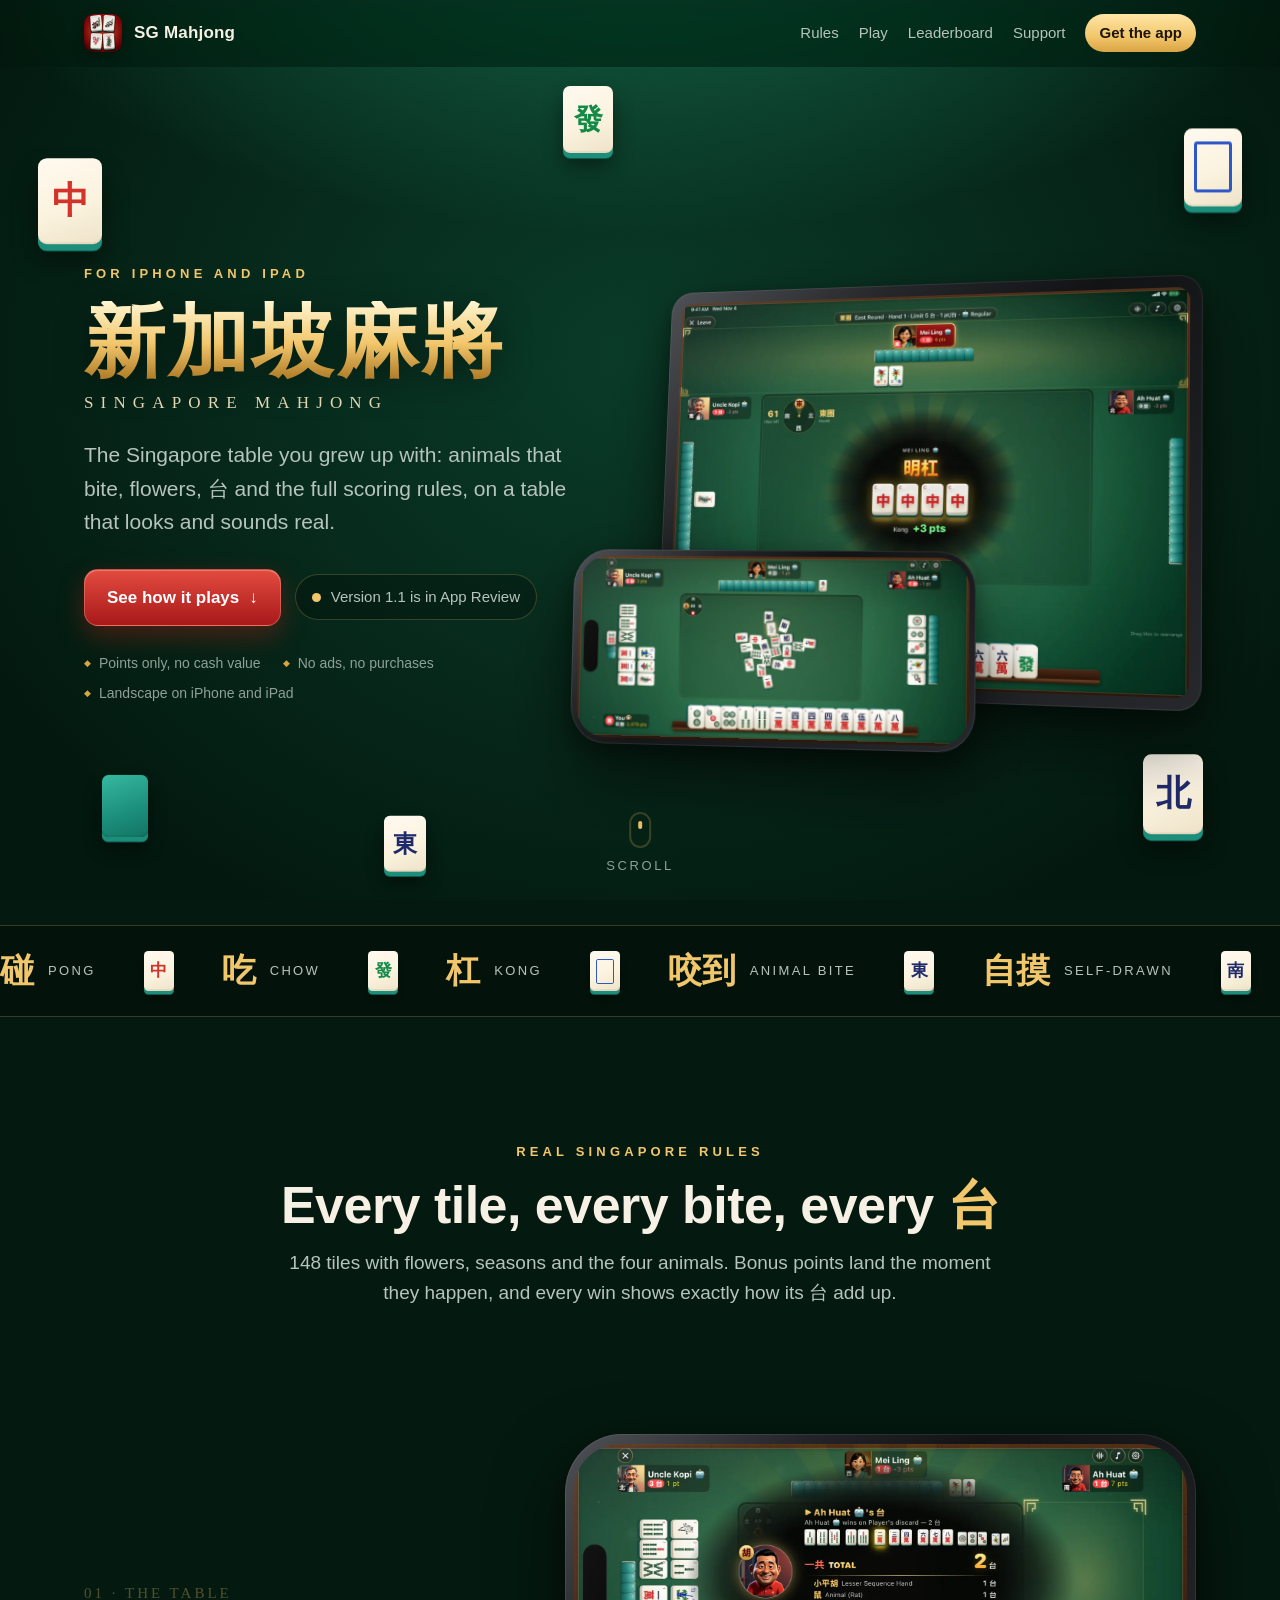
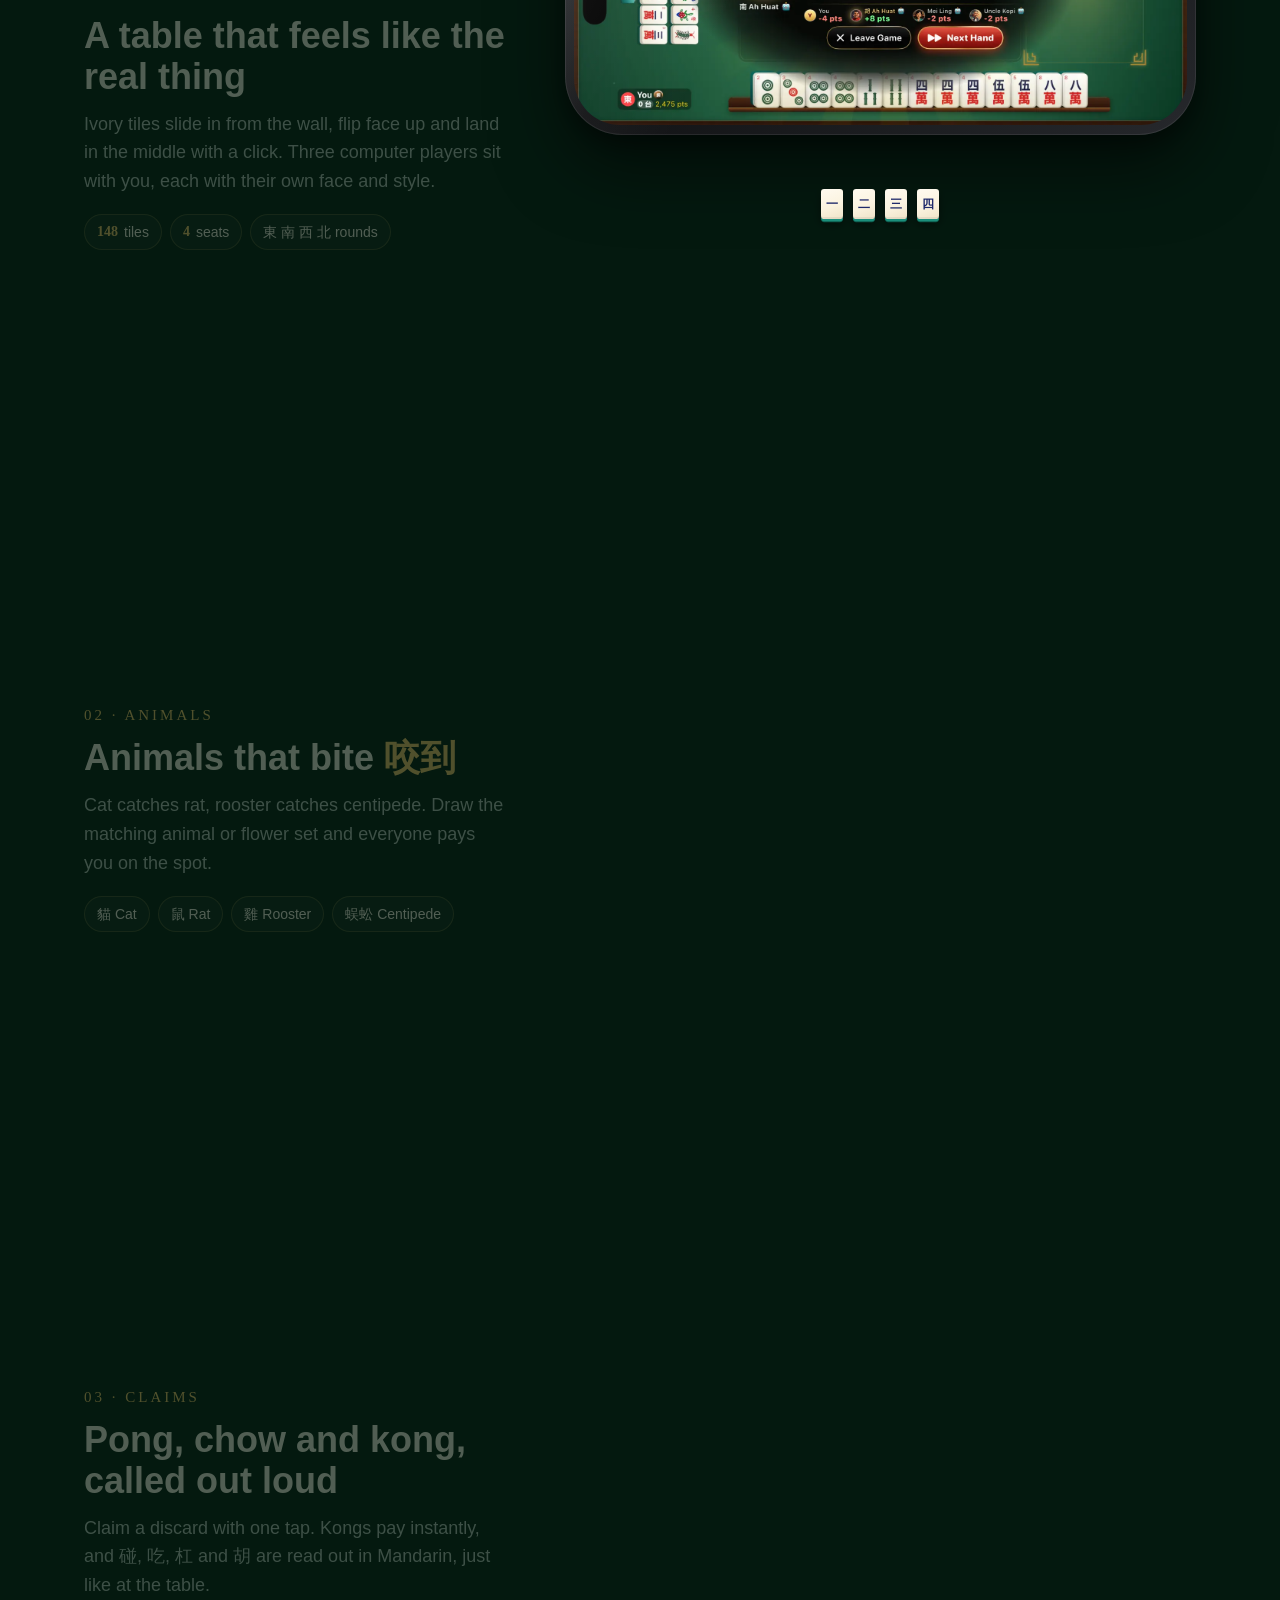
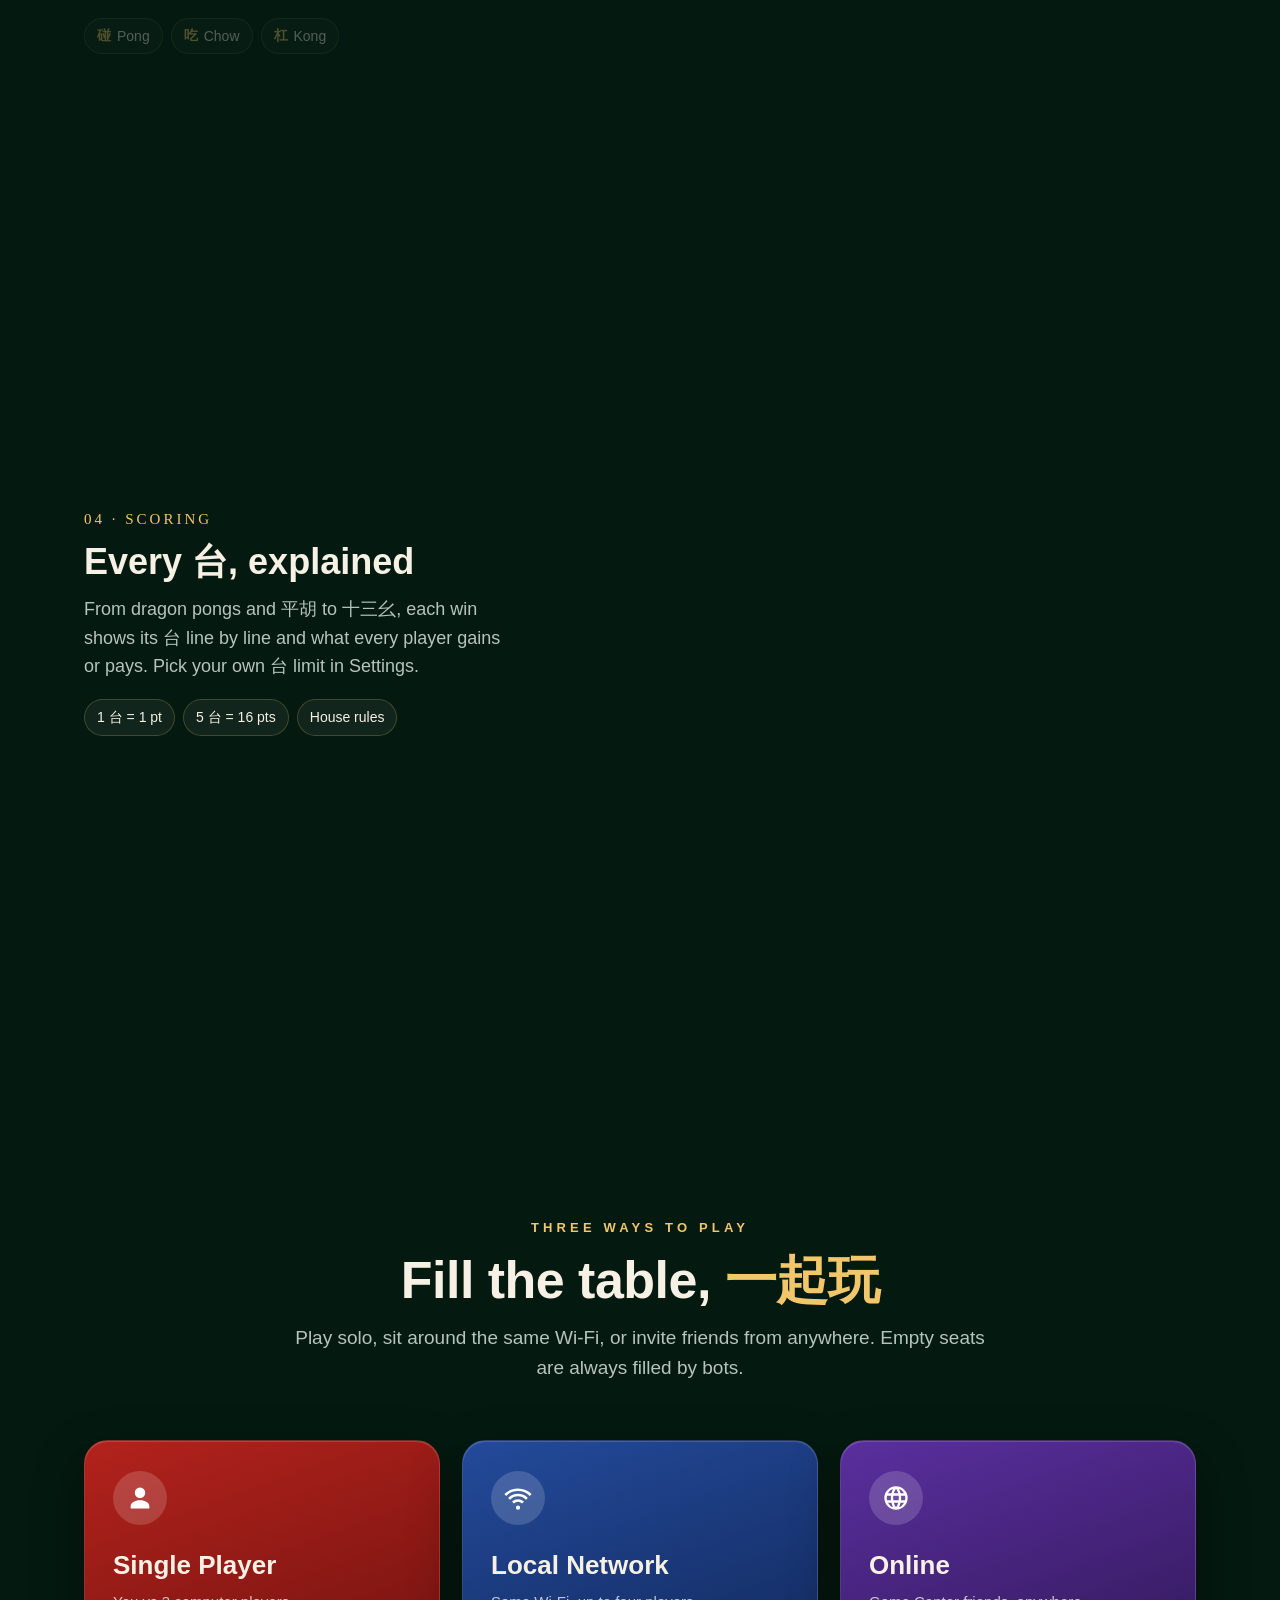
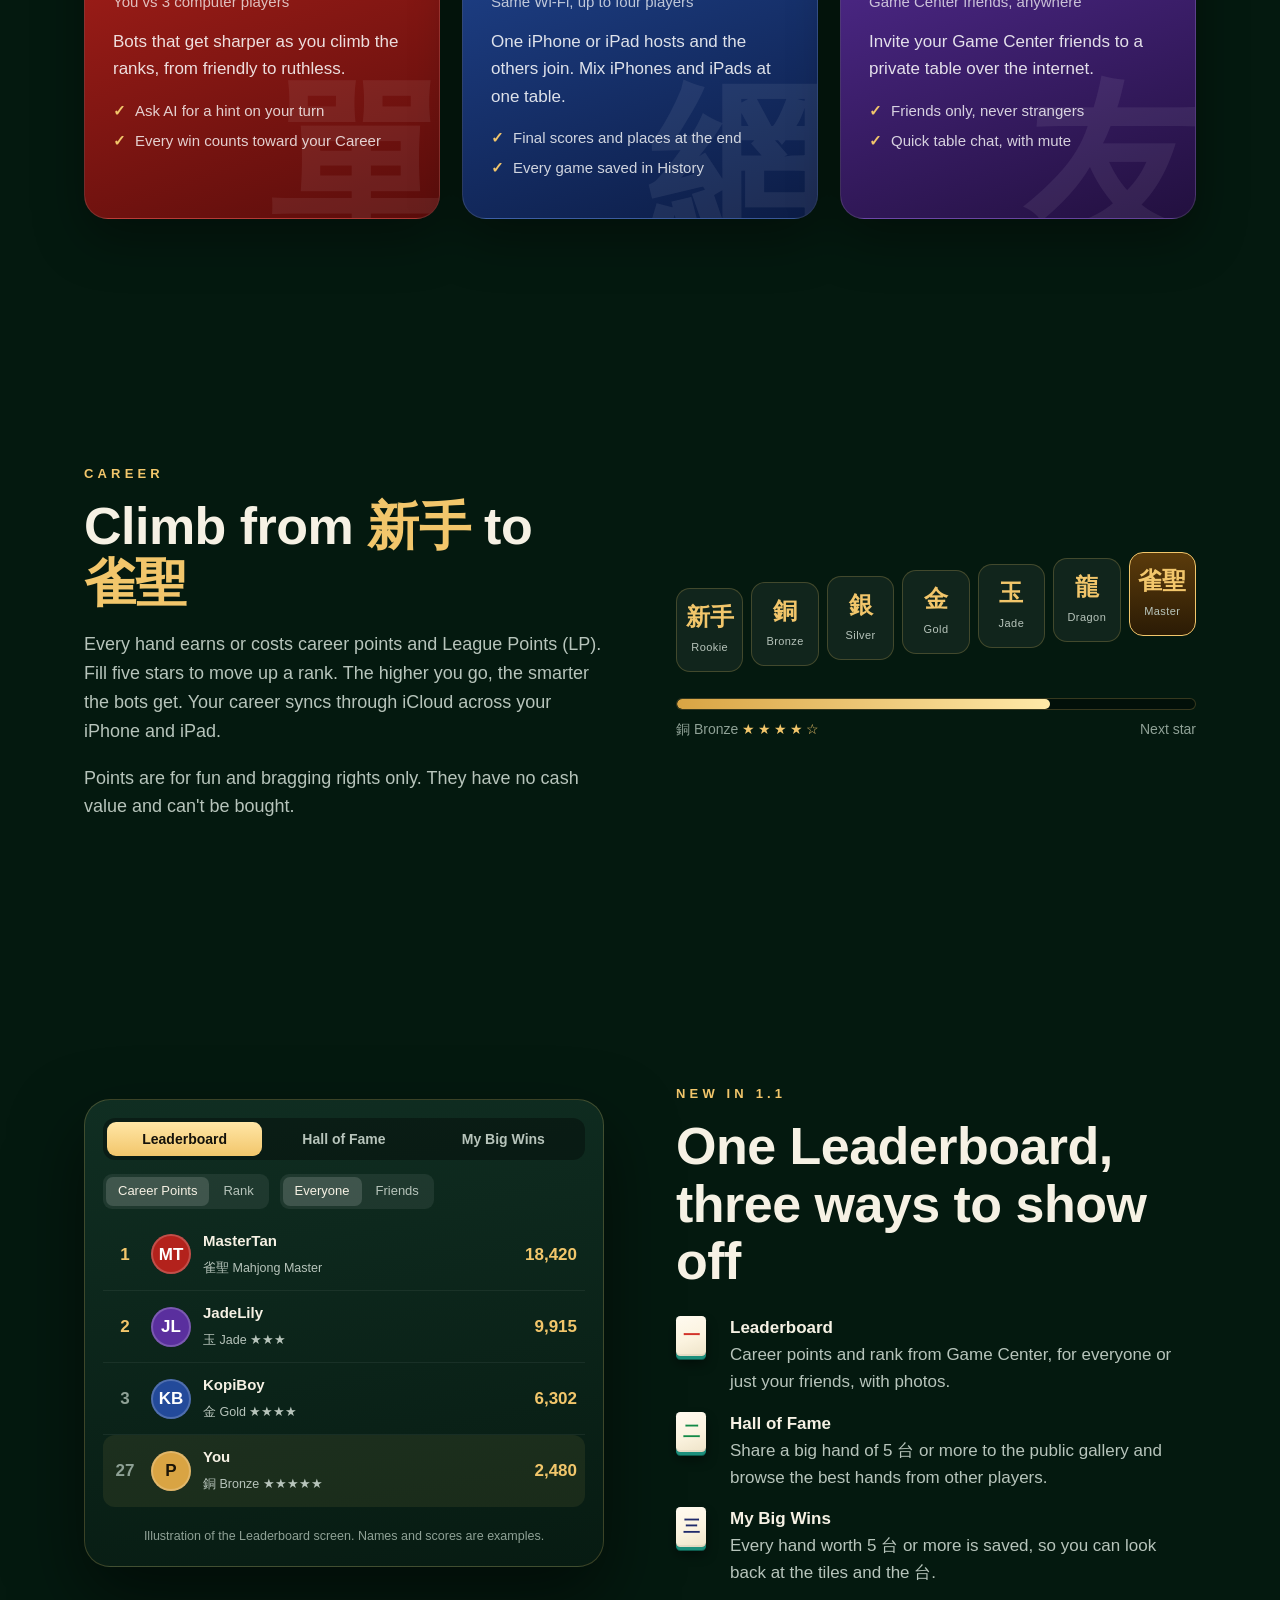
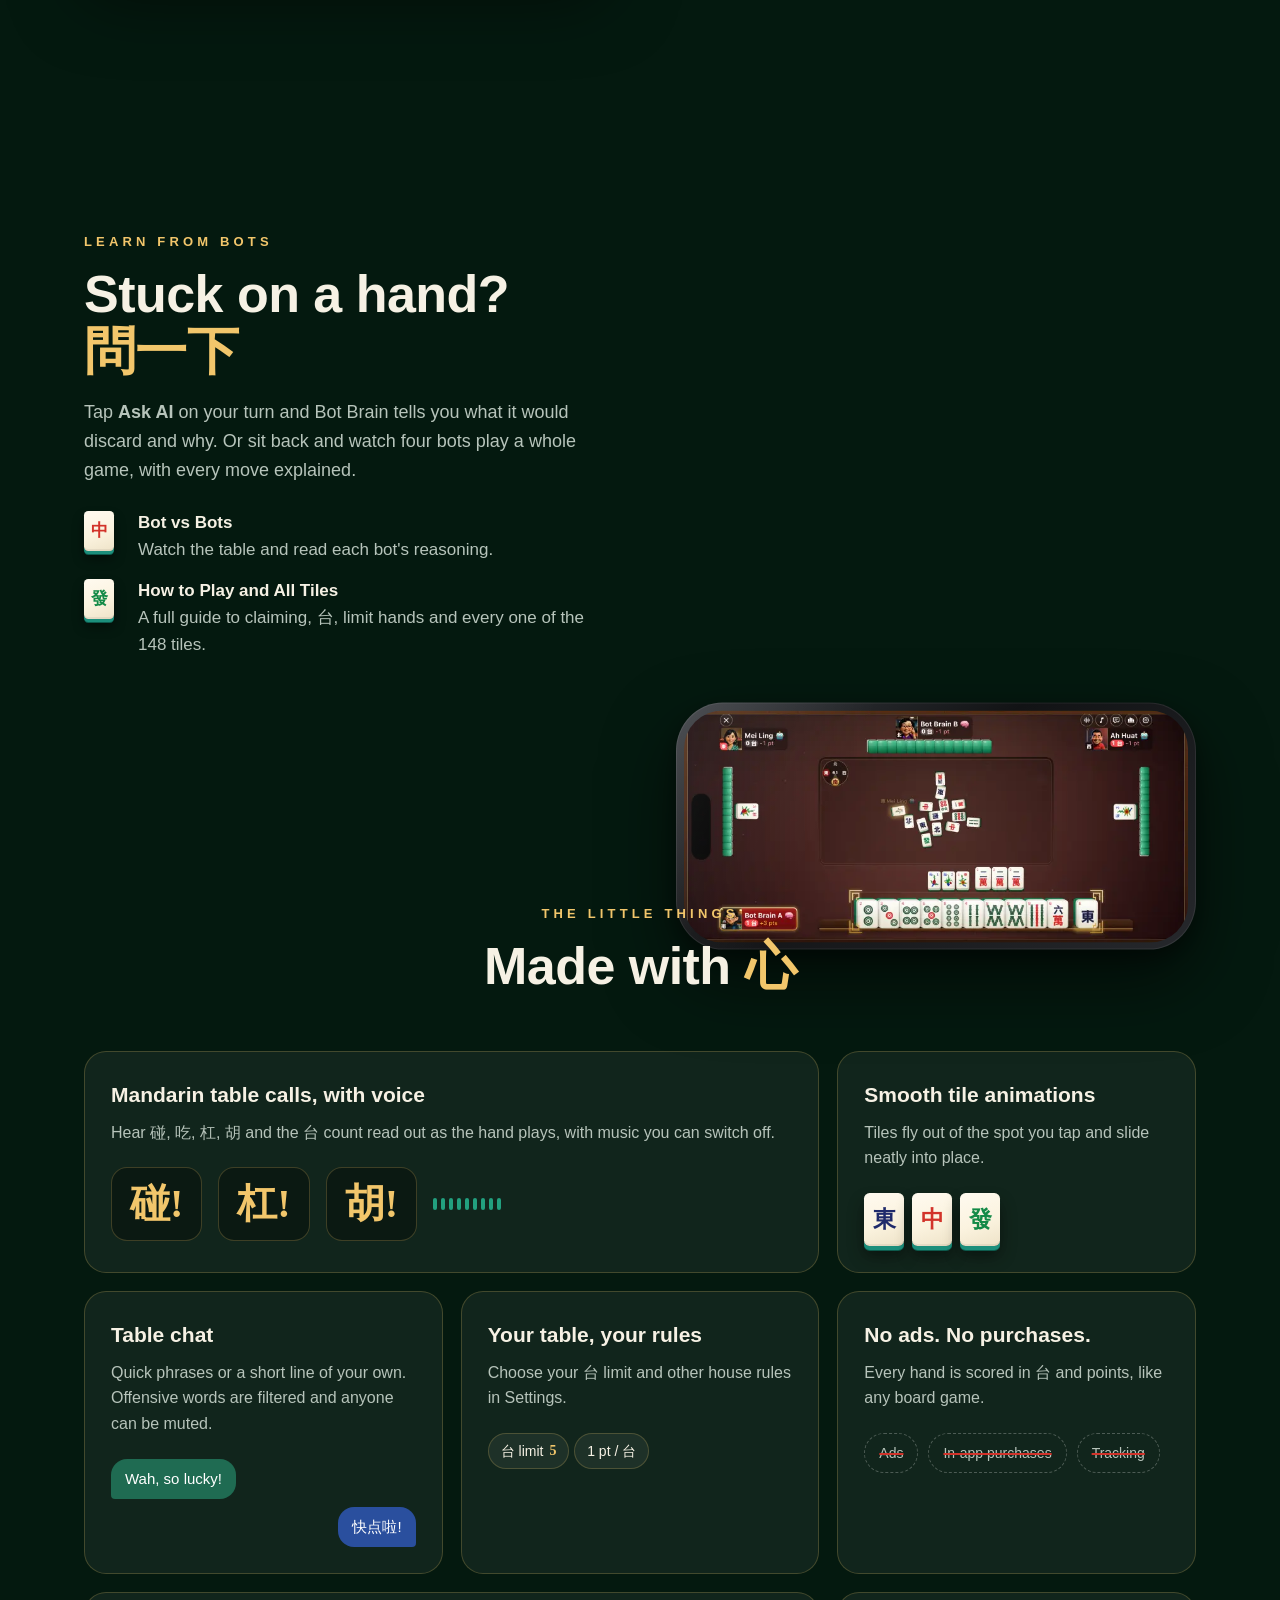
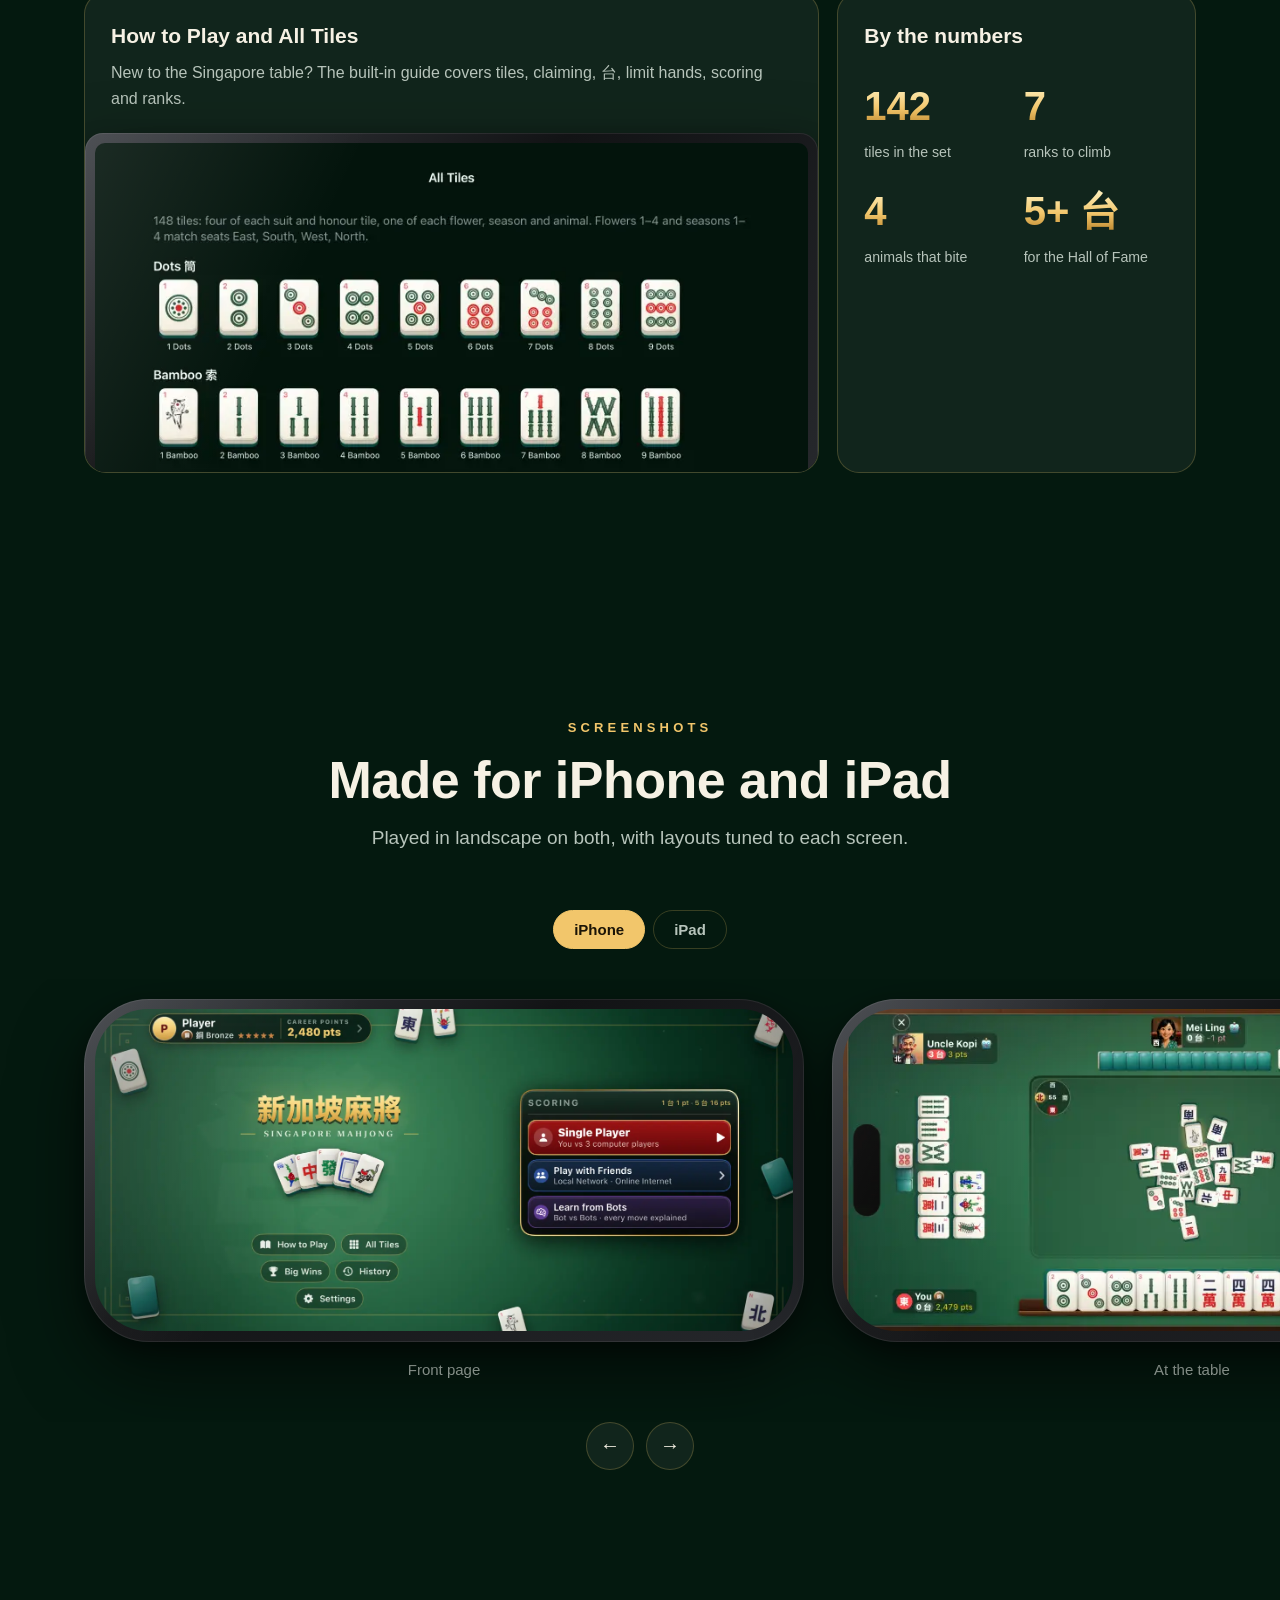
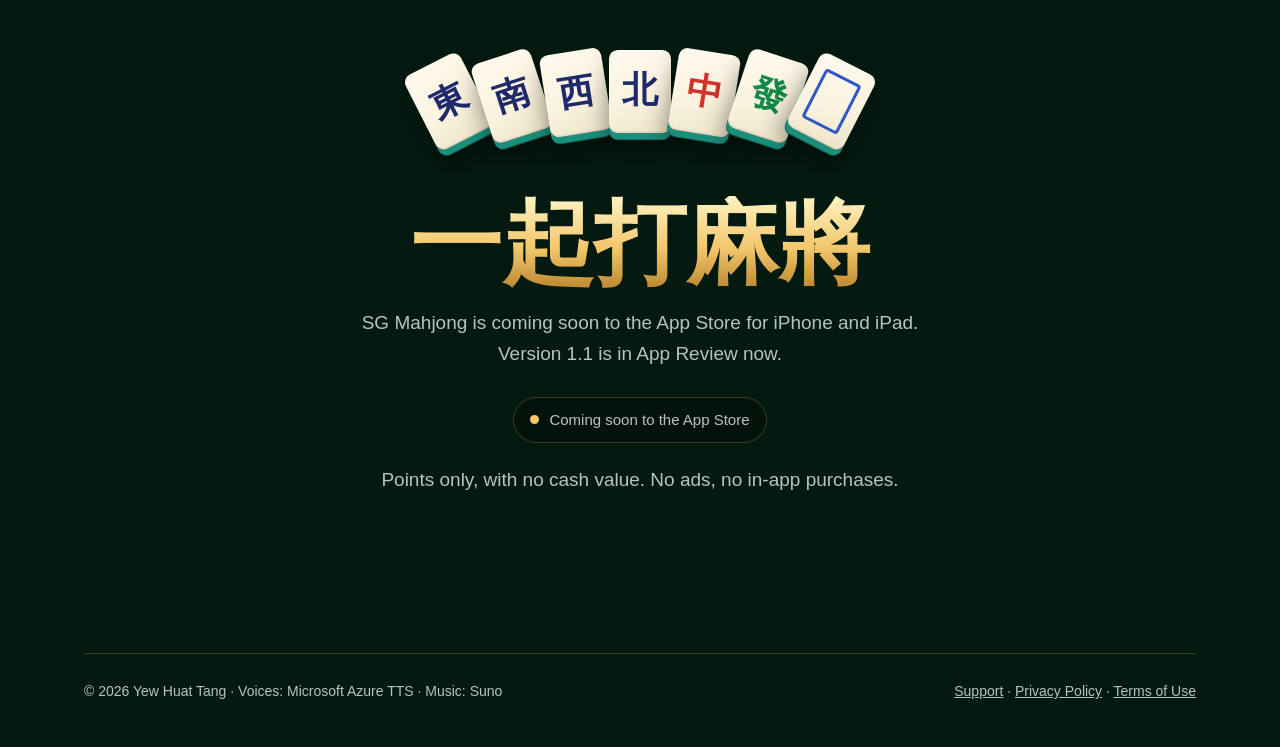
<file: index.html>
<!doctype html>
<html lang="en" class="no-js">
<head>
  <meta charset="utf-8">
  <meta name="viewport" content="width=device-width, initial-scale=1">
  <title>SG Mahjong · 新加坡麻將 for iPhone and iPad</title>
  <meta name="description" content="Singapore-style Mahjong for iPhone and iPad. Play bots that get sharper as you rank up, friends on the same Wi‑Fi, or Game Center friends online. Animals, flowers, 台 scoring, Mandarin calls, career ranks and a Hall of Fame. Points only: no ads, no purchases.">
  <meta name="theme-color" content="#04190f">
  <meta property="og:title" content="SG Mahjong · 新加坡麻將">
  <meta property="og:description" content="Singapore-style Mahjong for iPhone and iPad. Coming soon to the App Store.">
  <meta property="og:image" content="https://sgmahjong.tangrick.com/assets/og-image.jpg">
  <meta property="og:type" content="website">
  <link rel="icon" href="/img/icon.png">
  <link rel="apple-touch-icon" href="/img/icon.png">
  <link rel="stylesheet" href="/style.css">
  <script>document.documentElement.classList.replace('no-js', 'js');</script>
  <script src="/assets/site.js" defer></script>
</head>
<body>
  <a class="skip" href="#main">Skip to content</a>
  <div class="wrap">
    <header class="top">
      <a class="brand" href="/"><img src="/img/icon.png" alt=""><span>SG Mahjong</span></a>
      <nav aria-label="Main">
        <a class="hide-sm" href="#rules">Rules</a>
        <a class="hide-sm" href="#play">Play</a>
        <a class="hide-sm" href="#leaderboard">Leaderboard</a>
        <a href="/support/">Support</a>
        <a class="pill" href="#get">Get the app</a>
      </nav>
    </header>
  </div>

  <main id="main">
    <!-- ============ HERO ============ -->
    <section class="hero" aria-labelledby="hero-title">
      <div class="flourish" aria-hidden="true">
        <div class="ft" data-depth="-0.25" style="left:3%;top:12%"><span class="tile r deal" style="--w:64px;--r:-14deg;--fx:40vw;--fy:30vh;--dd:.15s">中</span></div>
        <div class="ft" data-depth="-0.45" style="left:44%;top:4%"><span class="tile g deal" style="--w:50px;--r:12deg;--d:-2s;--fx:0;--fy:40vh;--dd:.25s">發</span></div>
        <div class="ft opt" data-depth="-0.15" style="right:3%;top:8%"><span class="tile wd deal" style="--w:58px;--r:18deg;--d:-4s;--fx:-30vw;--fy:30vh;--dd:.35s"></span></div>
        <div class="ft keep-sm" data-depth="-0.35" style="right:6%;bottom:6%"><span class="tile deal" style="--w:60px;--r:-10deg;--d:-1s;--fx:-30vw;--fy:-20vh;--dd:.45s">北</span></div>
        <div class="ft opt" data-depth="-0.55" style="left:8%;bottom:4%"><span class="tile back deal" style="--w:46px;--r:22deg;--d:-3s;--fx:30vw;--fy:-20vh;--dd:.55s"></span></div>
        <div class="ft keep-sm" data-depth="-0.2" style="left:30%;bottom:2%"><span class="tile deal" style="--w:42px;--r:-24deg;--d:-5s;--fx:0;--fy:-30vh;--dd:.65s">東</span></div>
      </div>

      <div class="wrap">
        <div class="hero-grid">
          <div class="hero-copy">
            <span class="eyebrow rise" style="--dd:.05s">For iPhone and iPad</span>
            <h1 id="hero-title" lang="zh-Hant" aria-label="新加坡麻將, Singapore Mahjong"><span class="ch rise" style="--dd:.1s">新</span><span class="ch rise" style="--dd:.17s">加</span><span class="ch rise" style="--dd:.24s">坡</span><span class="ch rise" style="--dd:.31s">麻</span><span class="ch rise" style="--dd:.38s">將</span></h1>
            <div class="sub rise" style="--dd:.45s" aria-hidden="true">SINGAPORE MAHJONG</div>
            <p class="lead rise" style="--dd:.55s">The Singapore table you grew up with: animals that bite, flowers, 台 and the full scoring rules, on a table that looks and sounds real.</p>
            <div class="actions rise" style="--dd:.65s">
              <a class="btn primary" href="#rules">See how it plays <span aria-hidden="true">↓</span></a>
              <span class="status"><span class="dot" aria-hidden="true"></span>Version 1.1 is in App Review</span>
            </div>
            <ul class="facts rise" style="--dd:.75s">
              <li>Points only, no cash value</li>
              <li>No ads, no purchases</li>
              <li>Landscape on iPhone and iPad</li>
            </ul>
          </div>

          <div class="stage" id="stage">
            <div class="glow" aria-hidden="true"></div>
            <div class="ipad-wrap deal" style="--fx:10vw;--fy:0;--fr:0deg;--dd:.2s">
              <div class="device ipad">
                <img src="/assets/shots/ipad-04-kong-800.webp" srcset="/assets/shots/ipad-04-kong-800.webp 800w, /assets/shots/ipad-04-kong.webp 1400w" sizes="(min-width: 980px) 52vw, 90vw" width="1400" height="1050" alt="SG Mahjong on iPad: Mei Ling calls 明杠, a kong of four red dragon tiles, for +3 points" fetchpriority="high">
              </div>
            </div>
            <div class="iphone-wrap deal" style="--fx:-10vw;--fy:10vh;--fr:0deg;--dd:.45s">
              <div class="device iphone">
                <img src="/assets/shots/iphone-02-table-800.webp" srcset="/assets/shots/iphone-02-table-800.webp 800w, /assets/shots/iphone-02-table.webp 1600w" sizes="(min-width: 980px) 38vw, 60vw" width="1600" height="736" alt="SG Mahjong on iPhone: a hand in progress against Uncle Kopi, Mei Ling and Ah Huat, with discards in the middle of the table">
              </div>
            </div>
          </div>
        </div>
      </div>
      <a class="scroll-cue" href="#rules" aria-label="Scroll to the rules"><span></span>Scroll</a>
    </section>

    <!-- ============ CALL TICKER ============ -->
    <div class="ticker" aria-label="Table calls read out in Mandarin">
      <div class="track">
        <div class="call"><strong lang="zh">碰</strong><em>Pong</em></div>
        <div class="call"><span class="tile r" aria-hidden="true">中</span></div>
        <div class="call"><strong lang="zh">吃</strong><em>Chow</em></div>
        <div class="call"><span class="tile g" aria-hidden="true">發</span></div>
        <div class="call"><strong lang="zh">杠</strong><em>Kong</em></div>
        <div class="call"><span class="tile wd" aria-hidden="true"></span></div>
        <div class="call"><strong lang="zh">咬到</strong><em>Animal bite</em></div>
        <div class="call"><span class="tile" aria-hidden="true">東</span></div>
        <div class="call"><strong lang="zh">自摸</strong><em>Self-drawn</em></div>
        <div class="call"><span class="tile" aria-hidden="true">南</span></div>
        <div class="call"><strong lang="zh">胡</strong><em>Win</em></div>
        <div class="call"><span class="tile" aria-hidden="true">西</span></div>
        <div aria-hidden="true" style="display:contents">
          <div class="call"><strong>碰</strong><em>Pong</em></div>
          <div class="call"><span class="tile r">中</span></div>
          <div class="call"><strong>吃</strong><em>Chow</em></div>
          <div class="call"><span class="tile g">發</span></div>
          <div class="call"><strong>杠</strong><em>Kong</em></div>
          <div class="call"><span class="tile wd"></span></div>
          <div class="call"><strong>咬到</strong><em>Animal bite</em></div>
          <div class="call"><span class="tile">東</span></div>
          <div class="call"><strong>自摸</strong><em>Self-drawn</em></div>
          <div class="call"><span class="tile">南</span></div>
          <div class="call"><strong>胡</strong><em>Win</em></div>
          <div class="call"><span class="tile">西</span></div>
        </div>
      </div>
    </div>

    <!-- ============ RULES STORY ============ -->
    <section class="block" id="rules" aria-labelledby="rules-title">
      <div class="wrap">
        <div class="head reveal">
          <span class="eyebrow">Real Singapore rules</span>
          <h2 id="rules-title">Every tile, every bite, every <span class="zh">台</span></h2>
          <p>148 tiles with flowers, seasons and the four animals. Bonus points land the moment they happen, and every win shows exactly how its 台 add up.</p>
        </div>

        <div class="story">
          <div class="story-steps">
            <article class="story-step active" data-step="0">
              <span class="num">01 · THE TABLE</span>
              <h3>A table that feels like the real thing</h3>
              <p>Ivory tiles slide in from the wall, flip face up and land in the middle with a click. Three computer players sit with you, each with their own face and style.</p>
              <div class="chips"><span class="chip"><b>148</b> tiles</span><span class="chip"><b>4</b> seats</span><span class="chip">東 南 西 北 rounds</span></div>
              <div class="inline-shot device iphone"><img src="/assets/shots/iphone-02-table-800.webp" width="800" height="368" loading="lazy" alt="A hand in progress on iPhone"></div>
            </article>
            <article class="story-step" data-step="1">
              <span class="num">02 · ANIMALS</span>
              <h3>Animals that bite <span class="zh" lang="zh">咬到</span></h3>
              <p>Cat catches rat, rooster catches centipede. Draw the matching animal or flower set and everyone pays you on the spot.</p>
              <div class="chips"><span class="chip">貓 Cat</span><span class="chip">鼠 Rat</span><span class="chip">雞 Rooster</span><span class="chip">蜈蚣 Centipede</span></div>
              <div class="inline-shot device iphone"><img src="/assets/shots/iphone-03-animal-bonus-800.webp" width="800" height="368" loading="lazy" alt="Uncle Kopi gets a flower bite, 咬到, for +3 points"></div>
            </article>
            <article class="story-step" data-step="2">
              <span class="num">03 · CLAIMS</span>
              <h3>Pong, chow and kong, called out loud</h3>
              <p>Claim a discard with one tap. Kongs pay instantly, and 碰, 吃, 杠 and 胡 are read out in Mandarin, just like at the table.</p>
              <div class="chips"><span class="chip"><b>碰</b> Pong</span><span class="chip"><b>吃</b> Chow</span><span class="chip"><b>杠</b> Kong</span></div>
              <div class="inline-shot device ipad"><img src="/assets/shots/ipad-04-kong-800.webp" width="800" height="600" loading="lazy" alt="A 明杠 kong of four red dragons on iPad"></div>
            </article>
            <article class="story-step" data-step="3">
              <span class="num">04 · SCORING</span>
              <h3>Every 台, explained</h3>
              <p>From dragon pongs and 平胡 to 十三幺, each win shows its 台 line by line and what every player gains or pays. Pick your own 台 limit in Settings.</p>
              <div class="chips"><span class="chip">1 台 = 1 pt</span><span class="chip">5 台 = 16 pts</span><span class="chip">House rules</span></div>
              <div class="inline-shot device iphone"><img src="/assets/shots/iphone-04-win-result-800.webp" width="800" height="368" loading="lazy" alt="A win result: Ah Huat's 2 台 hand with its breakdown and each player's points"></div>
            </article>
          </div>

          <div class="story-stage" aria-hidden="true">
            <div class="screen active" data-screen="0"><div class="device iphone"><img src="/assets/shots/iphone-02-table.webp" width="1600" height="736" alt="" loading="lazy"></div></div>
            <div class="screen" data-screen="1"><div class="device iphone"><img src="/assets/shots/iphone-03-animal-bonus.webp" width="1600" height="736" alt="" loading="lazy"></div></div>
            <div class="screen" data-screen="2"><div class="device ipad"><img src="/assets/shots/ipad-04-kong.webp" width="1400" height="1050" alt="" loading="lazy"></div></div>
            <div class="screen" data-screen="3"><div class="device iphone"><img src="/assets/shots/iphone-04-win-result.webp" width="1600" height="736" alt="" loading="lazy"></div></div>
            <div class="story-progress"><span class="tile on">一</span><span class="tile">二</span><span class="tile">三</span><span class="tile">四</span></div>
          </div>
        </div>
      </div>
    </section>

    <!-- ============ MODES ============ -->
    <section class="block" id="play" aria-labelledby="play-title">
      <div class="wrap">
        <div class="head reveal">
          <span class="eyebrow">Three ways to play</span>
          <h2 id="play-title">Fill the table, <span class="zh">一起玩</span></h2>
          <p>Play solo, sit around the same Wi‑Fi, or invite friends from anywhere. Empty seats are always filled by bots.</p>
        </div>
        <div class="modes">
          <article class="mode single reveal" data-zh="單" style="--dd:0s">
            <div class="ico" aria-hidden="true"><svg viewBox="0 0 24 24"><path d="M12 12a4.5 4.5 0 1 0 0-9 4.5 4.5 0 0 0 0 9Zm0 2c-4.4 0-8 2.2-8 5v2h16v-2c0-2.8-3.6-5-8-5Z"/></svg></div>
            <h3>Single Player</h3>
            <p class="tag">You vs 3 computer players</p>
            <p>Bots that get sharper as you climb the ranks, from friendly to ruthless.</p>
            <ul><li>Ask AI for a hint on your turn</li><li>Every win counts toward your Career</li></ul>
          </article>
          <article class="mode lan reveal" data-zh="網" style="--dd:.12s">
            <div class="ico" aria-hidden="true"><svg viewBox="0 0 24 24"><path d="M12 18.5a1.8 1.8 0 1 1 0 3.6 1.8 1.8 0 0 1 0-3.6ZM12 13c2 0 3.8.8 5.1 2.1l-1.6 1.6A5 5 0 0 0 12 15.3a5 5 0 0 0-3.5 1.4l-1.6-1.6A7.2 7.2 0 0 1 12 13Zm0-4.6c3.3 0 6.3 1.3 8.4 3.5l-1.6 1.6A9.5 9.5 0 0 0 12 10.6a9.5 9.5 0 0 0-6.8 2.9l-1.6-1.6A11.8 11.8 0 0 1 12 8.4Zm0-4.6c4.6 0 8.7 1.8 11.7 4.8l-1.6 1.6A14.2 14.2 0 0 0 12 6.1 14.2 14.2 0 0 0 1.9 10.2L.3 8.6C3.3 5.6 7.4 3.8 12 3.8Z"/></svg></div>
            <h3>Local Network</h3>
            <p class="tag">Same Wi‑Fi, up to four players</p>
            <p>One iPhone or iPad hosts and the others join. Mix iPhones and iPads at one table.</p>
            <ul><li>Final scores and places at the end</li><li>Every game saved in History</li></ul>
          </article>
          <article class="mode online reveal" data-zh="友" style="--dd:.24s">
            <div class="ico" aria-hidden="true"><svg viewBox="0 0 24 24"><path d="M12 2a10 10 0 1 0 0 20 10 10 0 0 0 0-20Zm6.9 6h-3a15.7 15.7 0 0 0-1.4-3.9A8 8 0 0 1 18.9 8ZM12 4c.8 1.2 1.5 2.5 1.9 4h-3.8c.4-1.5 1.1-2.8 1.9-4ZM4.3 14a8.2 8.2 0 0 1 0-4h3.4a16.5 16.5 0 0 0 0 4H4.3Zm.8 2h3a15.7 15.7 0 0 0 1.4 3.9A8 8 0 0 1 5.1 16ZM8.1 8h-3a8 8 0 0 1 4.4-3.9C8.9 5.3 8.4 6.6 8.1 8ZM12 20c-.8-1.2-1.5-2.5-1.9-4h3.8c-.4 1.5-1.1 2.8-1.9 4Zm2.3-6H9.7a14.7 14.7 0 0 1 0-4h4.6a14.7 14.7 0 0 1 0 4Zm.2 5.9c.6-1.2 1.1-2.5 1.4-3.9h3a8 8 0 0 1-4.4 3.9Zm1.8-5.9a16.5 16.5 0 0 0 0-4h3.4a8.2 8.2 0 0 1 0 4h-3.4Z"/></svg></div>
            <h3>Online</h3>
            <p class="tag">Game Center friends, anywhere</p>
            <p>Invite your Game Center friends to a private table over the internet.</p>
            <ul><li>Friends only, never strangers</li><li>Quick table chat, with mute</li></ul>
          </article>
        </div>
      </div>
    </section>

    <!-- ============ CAREER ============ -->
    <section class="block" id="career" aria-labelledby="career-title">
      <div class="wrap split">
        <div class="reveal from-left">
          <span class="eyebrow">Career</span>
          <h2 id="career-title">Climb from <span class="zh">新手</span> to <span class="zh">雀聖</span></h2>
          <p>Every hand earns or costs career points and League Points (LP). Fill five stars to move up a rank. The higher you go, the smarter the bots get. Your career syncs through iCloud across your iPhone and iPad.</p>
          <p class="fine">Points are for fun and bragging rights only. They have no cash value and can't be bought.</p>
        </div>
        <div class="reveal from-right">
          <div class="ladder" role="list" aria-label="Ranks, lowest to highest">
            <div class="rung" role="listitem" style="--i:0"><span class="zh" lang="zh">新手</span><span class="en">Rookie</span></div>
            <div class="rung" role="listitem" style="--i:1"><span class="zh" lang="zh">銅</span><span class="en">Bronze</span></div>
            <div class="rung" role="listitem" style="--i:2"><span class="zh" lang="zh">銀</span><span class="en">Silver</span></div>
            <div class="rung" role="listitem" style="--i:3"><span class="zh" lang="zh">金</span><span class="en">Gold</span></div>
            <div class="rung" role="listitem" style="--i:4"><span class="zh" lang="zh">玉</span><span class="en">Jade</span></div>
            <div class="rung" role="listitem" style="--i:5"><span class="zh" lang="zh">龍</span><span class="en">Dragon</span></div>
            <div class="rung" role="listitem" style="--i:6"><span class="zh" lang="zh">雀聖</span><span class="en">Master</span></div>
          </div>
          <div class="lp" aria-hidden="true">
            <div class="bar"><div class="fill"></div></div>
            <div class="meta"><span>銅 Bronze <span class="stars">★★★★☆</span></span><span>Next star</span></div>
          </div>
        </div>
      </div>
    </section>

    <!-- ============ LEADERBOARD ============ -->
    <section class="block" id="leaderboard" aria-labelledby="lb-title">
      <div class="wrap split flip">
        <div class="reveal from-right">
          <span class="eyebrow">New in 1.1</span>
          <h2 id="lb-title">One Leaderboard, three ways to show off</h2>
          <ul class="points">
            <li><span class="tile r" aria-hidden="true">一</span><div><strong>Leaderboard</strong>Career points and rank from Game Center, for everyone or just your friends, with photos.</div></li>
            <li><span class="tile g" aria-hidden="true">二</span><div><strong>Hall of Fame</strong>Share a big hand of 5 台 or more to the public gallery and browse the best hands from other players.</div></li>
            <li><span class="tile" aria-hidden="true">三</span><div><strong>My Big Wins</strong>Every hand worth 5 台 or more is saved, so you can look back at the tiles and the 台.</div></li>
          </ul>
        </div>
        <div class="reveal zoom">
          <div class="lb" id="lb">
            <div class="tabs" role="tablist" aria-label="Leaderboard screen preview">
              <span class="thumb" aria-hidden="true"></span>
              <button role="tab" id="t-lb" aria-controls="p-lb" aria-selected="true">Leaderboard</button>
              <button role="tab" id="t-hof" aria-controls="p-hof" aria-selected="false" tabindex="-1">Hall of Fame</button>
              <button role="tab" id="t-me" aria-controls="p-me" aria-selected="false" tabindex="-1">My Big Wins</button>
            </div>
            <div class="panel show" role="tabpanel" id="p-lb" aria-labelledby="t-lb">
              <div class="seg" aria-hidden="true"><span class="on">Career Points</span><span>Rank</span></div>
              <div class="seg" aria-hidden="true" style="margin-left:6px"><span class="on">Everyone</span><span>Friends</span></div>
              <div class="row"><span class="pos">1</span><span class="av" style="--a:#b3221c">MT</span><span class="who"><b>MasterTan</b><small>雀聖 Mahjong Master</small></span><span class="pts">18,420</span></div>
              <div class="row"><span class="pos">2</span><span class="av" style="--a:#5a2f9e">JL</span><span class="who"><b>JadeLily</b><small>玉 Jade ★★★</small></span><span class="pts">9,915</span></div>
              <div class="row"><span class="pos">3</span><span class="av" style="--a:#234a9a">KB</span><span class="who"><b>KopiBoy</b><small>金 Gold ★★★★</small></span><span class="pts">6,302</span></div>
              <div class="row me"><span class="pos">27</span><span class="av" style="--a:#d9a443;color:#1b1407">P</span><span class="who"><b>You</b><small>銅 Bronze ★★★★★</small></span><span class="pts">2,480</span></div>
            </div>
            <div class="panel" role="tabpanel" id="p-hof" aria-labelledby="t-hof" hidden>
              <div class="hand"><div class="top"><b>大三元 Big Three Dragons</b><span class="tai">Limit</span></div><div class="tiles" aria-hidden="true"><span class="tile r">中</span><span class="tile r">中</span><span class="tile r">中</span><span class="tile g">發</span><span class="tile g">發</span><span class="tile g">發</span><span class="tile wd"></span><span class="tile wd"></span><span class="tile wd"></span><span class="tile">東</span><span class="tile">東</span></div><small>Shared by JadeLily</small></div>
              <div class="hand"><div class="top"><b>十三幺 Thirteen Wonders</b><span class="tai">Limit</span></div><div class="tiles" aria-hidden="true"><span class="tile">東</span><span class="tile">南</span><span class="tile">西</span><span class="tile">北</span><span class="tile r">中</span><span class="tile g">發</span><span class="tile wd"></span><span class="tile two">一<b>萬</b></span><span class="tile two">九<b>萬</b></span></div><small>Shared by MasterTan</small></div>
            </div>
            <div class="panel" role="tabpanel" id="p-me" aria-labelledby="t-me" hidden>
              <div class="hand"><div class="top"><b>對對胡 All Pongs</b><span class="tai">5 台</span></div><div class="tiles" aria-hidden="true"><span class="tile two">三<b>萬</b></span><span class="tile two">三<b>萬</b></span><span class="tile two">三<b>萬</b></span><span class="tile r">中</span><span class="tile r">中</span><span class="tile r">中</span><span class="tile">北</span><span class="tile">北</span><span class="tile">北</span></div><small>Saved 2 Nov · Share to Hall of Fame</small></div>
              <div class="hand"><div class="top"><b>混一色 Half Flush</b><span class="tai">5 台</span></div><div class="tiles" aria-hidden="true"><span class="tile two">一<b>萬</b></span><span class="tile two">二<b>萬</b></span><span class="tile two">三<b>萬</b></span><span class="tile two">七<b>萬</b></span><span class="tile two">七<b>萬</b></span><span class="tile two">七<b>萬</b></span><span class="tile">西</span><span class="tile">西</span></div><small>Saved 28 Oct</small></div>
            </div>
            <p class="caption">Illustration of the Leaderboard screen. Names and scores are examples.</p>
          </div>
        </div>
      </div>
    </section>

    <!-- ============ LEARN FROM BOTS ============ -->
    <section class="block" id="bots" aria-labelledby="bots-title">
      <div class="wrap split">
        <div class="reveal from-left">
          <span class="eyebrow">Learn from Bots</span>
          <h2 id="bots-title">Stuck on a hand? <span class="zh">問一下</span></h2>
          <p>Tap <strong>Ask AI</strong> on your turn and Bot Brain tells you what it would discard and why. Or sit back and watch four bots play a whole game, with every move explained.</p>
          <ul class="points">
            <li><span class="tile r" aria-hidden="true">中</span><div><strong>Bot vs Bots</strong>Watch the table and read each bot's reasoning.</div></li>
            <li><span class="tile g" aria-hidden="true">發</span><div><strong>How to Play and All Tiles</strong>A full guide to claiming, 台, limit hands and every one of the 148 tiles.</div></li>
          </ul>
        </div>
        <div class="reveal from-right" data-depth-wrap>
          <div class="device iphone" data-depth="0.06"><img src="/assets/shots/iphone-05-learn-from-bots-800.webp" srcset="/assets/shots/iphone-05-learn-from-bots-800.webp 800w, /assets/shots/iphone-05-learn-from-bots.webp 1600w" sizes="(min-width: 940px) 50vw, 92vw" width="1600" height="736" loading="lazy" alt="Learn from Bots on iPhone: Bot Brain A and B play on a red table"></div>
        </div>
      </div>
    </section>

    <!-- ============ DETAILS ============ -->
    <section class="block" id="details" aria-labelledby="details-title">
      <div class="wrap">
        <div class="head reveal">
          <span class="eyebrow">The little things</span>
          <h2 id="details-title">Made with <span class="zh">心</span></h2>
        </div>
        <div class="bento">
          <article class="card b-wide reveal">
            <h3>Mandarin table calls, with voice</h3>
            <p>Hear 碰, 吃, 杠, 胡 and the 台 count read out as the hand plays, with music you can switch off.</p>
            <div class="visual voice" aria-hidden="true">
              <span class="bubble" lang="zh">碰!</span><span class="bubble" lang="zh" style="--d:-1s">杠!</span><span class="bubble" lang="zh" style="--d:-2s">胡!</span>
              <span class="wave"><i style="--i:0"></i><i style="--i:1"></i><i style="--i:2"></i><i style="--i:3"></i><i style="--i:4"></i><i style="--i:5"></i><i style="--i:6"></i><i style="--i:7"></i><i style="--i:8"></i></span>
            </div>
          </article>
          <article class="card b-third reveal" style="--dd:.1s">
            <h3>Smooth tile animations</h3>
            <p>Tiles fly out of the spot you tap and slide neatly into place.</p>
            <div class="visual slide-row" aria-hidden="true"><span class="tile" style="--i:0">東</span><span class="tile r" style="--i:1">中</span><span class="tile g" style="--i:2">發</span></div>
          </article>
          <article class="card b-third reveal">
            <h3>Table chat</h3>
            <p>Quick phrases or a short line of your own. Offensive words are filtered and anyone can be muted.</p>
            <div class="visual chat" aria-hidden="true"><span>Wah, so lucky!</span><span lang="zh">快点啦!</span></div>
          </article>
          <article class="card b-third reveal" style="--dd:.1s">
            <h3>Your table, your rules</h3>
            <p>Choose your 台 limit and other house rules in Settings.</p>
            <div class="visual" aria-hidden="true"><span class="chip">台 limit <b>5</b></span> <span class="chip">1 pt / 台</span></div>
          </article>
          <article class="card b-third reveal" style="--dd:.2s">
            <h3>No ads. No purchases.</h3>
            <p>Every hand is scored in 台 and points, like any board game.</p>
            <div class="visual nope" aria-hidden="true"><span>Ads</span><span>In-app purchases</span><span>Tracking</span></div>
          </article>
          <article class="card b-wide reveal">
            <h3>How to Play and All Tiles</h3>
            <p>New to the Singapore table? The built-in guide covers tiles, claiming, 台, limit hands, scoring and ranks.</p>
            <div class="shot-peek"><div class="device iphone"><img src="/assets/shots/iphone-06-all-tiles-800.webp" width="800" height="368" loading="lazy" alt="The All Tiles guide listing dots and bamboo tiles with their names"></div></div>
          </article>
          <article class="card b-third reveal" style="--dd:.1s" data-count-card>
            <h3>By the numbers</h3>
            <div class="visual" style="display:grid;grid-template-columns:1fr 1fr;gap:14px">
              <div><b class="gold-text" style="font-size:40px;font-weight:900" data-count="148">148</b><br><small style="color:var(--muted)">tiles in the set</small></div>
              <div><b class="gold-text" style="font-size:40px;font-weight:900" data-count="7">7</b><br><small style="color:var(--muted)">ranks to climb</small></div>
              <div><b class="gold-text" style="font-size:40px;font-weight:900" data-count="4">4</b><br><small style="color:var(--muted)">animals that bite</small></div>
              <div><b class="gold-text" style="font-size:40px;font-weight:900">5+ 台</b><br><small style="color:var(--muted)">for the Hall of Fame</small></div>
            </div>
          </article>
        </div>
      </div>
    </section>

    <!-- ============ GALLERY ============ -->
    <section class="block" id="screenshots" aria-labelledby="shots-title" style="padding-bottom:60px">
      <div class="wrap">
        <div class="head reveal">
          <span class="eyebrow">Screenshots</span>
          <h2 id="shots-title">Made for iPhone and iPad</h2>
          <p>Played in landscape on both, with layouts tuned to each screen.</p>
        </div>
        <div class="gallery-tabs" role="group" aria-label="Choose device">
          <button type="button" aria-pressed="true" data-rail="phones">iPhone</button>
          <button type="button" aria-pressed="false" data-rail="pads">iPad</button>
        </div>
      </div>
      <div class="gallery">
        <div class="rail phones" id="rail-phones" tabindex="0" aria-label="iPhone screenshots">
          <figure><div class="device iphone"><img src="/assets/shots/iphone-01-home-800.webp" srcset="/assets/shots/iphone-01-home-800.webp 800w, /assets/shots/iphone-01-home.webp 1600w" sizes="78vw" width="1600" height="736" loading="lazy" alt="Front page with Single Player, Play with Friends and Learn from Bots, plus your rank and career points"></div><figcaption>Front page</figcaption></figure>
          <figure><div class="device iphone"><img src="/assets/shots/iphone-02-table-800.webp" srcset="/assets/shots/iphone-02-table-800.webp 800w, /assets/shots/iphone-02-table.webp 1600w" sizes="78vw" width="1600" height="736" loading="lazy" alt="A hand in progress"></div><figcaption>At the table</figcaption></figure>
          <figure><div class="device iphone"><img src="/assets/shots/iphone-03-animal-bonus-800.webp" srcset="/assets/shots/iphone-03-animal-bonus-800.webp 800w, /assets/shots/iphone-03-animal-bonus.webp 1600w" sizes="78vw" width="1600" height="736" loading="lazy" alt="A flower bite bonus, 咬到"></div><figcaption>咬到 bonus</figcaption></figure>
          <figure><div class="device iphone"><img src="/assets/shots/iphone-04-win-result-800.webp" srcset="/assets/shots/iphone-04-win-result-800.webp 800w, /assets/shots/iphone-04-win-result.webp 1600w" sizes="78vw" width="1600" height="736" loading="lazy" alt="Win result with the 台 breakdown"></div><figcaption>台 breakdown</figcaption></figure>
          <figure><div class="device iphone"><img src="/assets/shots/iphone-05-learn-from-bots-800.webp" srcset="/assets/shots/iphone-05-learn-from-bots-800.webp 800w, /assets/shots/iphone-05-learn-from-bots.webp 1600w" sizes="78vw" width="1600" height="736" loading="lazy" alt="Learn from Bots"></div><figcaption>Learn from Bots</figcaption></figure>
          <figure><div class="device iphone"><img src="/assets/shots/iphone-06-all-tiles-800.webp" srcset="/assets/shots/iphone-06-all-tiles-800.webp 800w, /assets/shots/iphone-06-all-tiles.webp 1600w" sizes="78vw" width="1600" height="736" loading="lazy" alt="All Tiles guide"></div><figcaption>All Tiles</figcaption></figure>
        </div>
        <div class="rail pads" id="rail-pads" tabindex="0" aria-label="iPad screenshots" hidden>
          <figure><div class="device ipad"><img src="/assets/shots/ipad-01-home-800.webp" srcset="/assets/shots/ipad-01-home-800.webp 800w, /assets/shots/ipad-01-home.webp 1400w" sizes="78vw" width="1400" height="1050" loading="lazy" alt="Front page on iPad"></div><figcaption>Front page</figcaption></figure>
          <figure><div class="device ipad"><img src="/assets/shots/ipad-02-table-800.webp" srcset="/assets/shots/ipad-02-table-800.webp 800w, /assets/shots/ipad-02-table.webp 1400w" sizes="78vw" width="1400" height="1050" loading="lazy" alt="A hand in progress on iPad"></div><figcaption>At the table</figcaption></figure>
          <figure><div class="device ipad"><img src="/assets/shots/ipad-03-claim-800.webp" srcset="/assets/shots/ipad-03-claim-800.webp 800w, /assets/shots/ipad-03-claim.webp 1400w" sizes="78vw" width="1400" height="1050" loading="lazy" alt="Claim buttons for chow or pass, with Ask AI"></div><figcaption>Claim a discard</figcaption></figure>
          <figure><div class="device ipad"><img src="/assets/shots/ipad-04-kong-800.webp" srcset="/assets/shots/ipad-04-kong-800.webp 800w, /assets/shots/ipad-04-kong.webp 1400w" sizes="78vw" width="1400" height="1050" loading="lazy" alt="A 明杠 kong"></div><figcaption>明杠 Kong</figcaption></figure>
          <figure><div class="device ipad"><img src="/assets/shots/ipad-05-win-result-800.webp" srcset="/assets/shots/ipad-05-win-result-800.webp 800w, /assets/shots/ipad-05-win-result.webp 1400w" sizes="78vw" width="1400" height="1050" loading="lazy" alt="Win result on iPad"></div><figcaption>Win result</figcaption></figure>
          <figure><div class="device ipad"><img src="/assets/shots/ipad-06-learn-from-bots-800.webp" srcset="/assets/shots/ipad-06-learn-from-bots-800.webp 800w, /assets/shots/ipad-06-learn-from-bots.webp 1400w" sizes="78vw" width="1400" height="1050" loading="lazy" alt="Learn from Bots on iPad"></div><figcaption>Learn from Bots</figcaption></figure>
          <figure><div class="device ipad"><img src="/assets/shots/ipad-07-all-tiles-800.webp" srcset="/assets/shots/ipad-07-all-tiles-800.webp 800w, /assets/shots/ipad-07-all-tiles.webp 1400w" sizes="78vw" width="1400" height="1050" loading="lazy" alt="All Tiles on iPad"></div><figcaption>All Tiles</figcaption></figure>
        </div>
        <div class="rail-nav"><button type="button" data-dir="-1" aria-label="Previous screenshot">←</button><button type="button" data-dir="1" aria-label="Next screenshot">→</button></div>
      </div>
    </section>

    <!-- ============ CTA ============ -->
    <section class="cta" id="get" aria-labelledby="get-title">
      <div class="wrap">
        <div class="hand-fan reveal" aria-hidden="true">
          <span class="tile" style="--i:0">東</span><span class="tile" style="--i:1">南</span><span class="tile" style="--i:2">西</span><span class="tile" style="--i:3">北</span><span class="tile r" style="--i:4">中</span><span class="tile g" style="--i:5">發</span><span class="tile wd" style="--i:6"></span>
        </div>
        <h2 id="get-title" class="gold-text reveal" lang="zh">一起打麻將</h2>
        <p class="reveal">SG Mahjong is coming soon to the App Store for iPhone and iPad. Version 1.1 is in App Review now.</p>
        <div class="reveal"><span class="status"><span class="dot" aria-hidden="true"></span>Coming soon to the App Store</span></div>
        <p class="fine reveal" style="margin-top:22px">Points only, with no cash value. No ads, no in-app purchases.</p>
      </div>
    </section>
  </main>

  <div class="wrap">
    <footer class="bottom">
      <span>© 2026 Yew Huat Tang · Voices: Microsoft Azure TTS · Music: Suno</span>
      <span><a href="/support/">Support</a> · <a href="/privacy/">Privacy Policy</a> · <a href="/terms/">Terms of Use</a></span>
    </footer>
  </div>
</body>
</html>
</file>
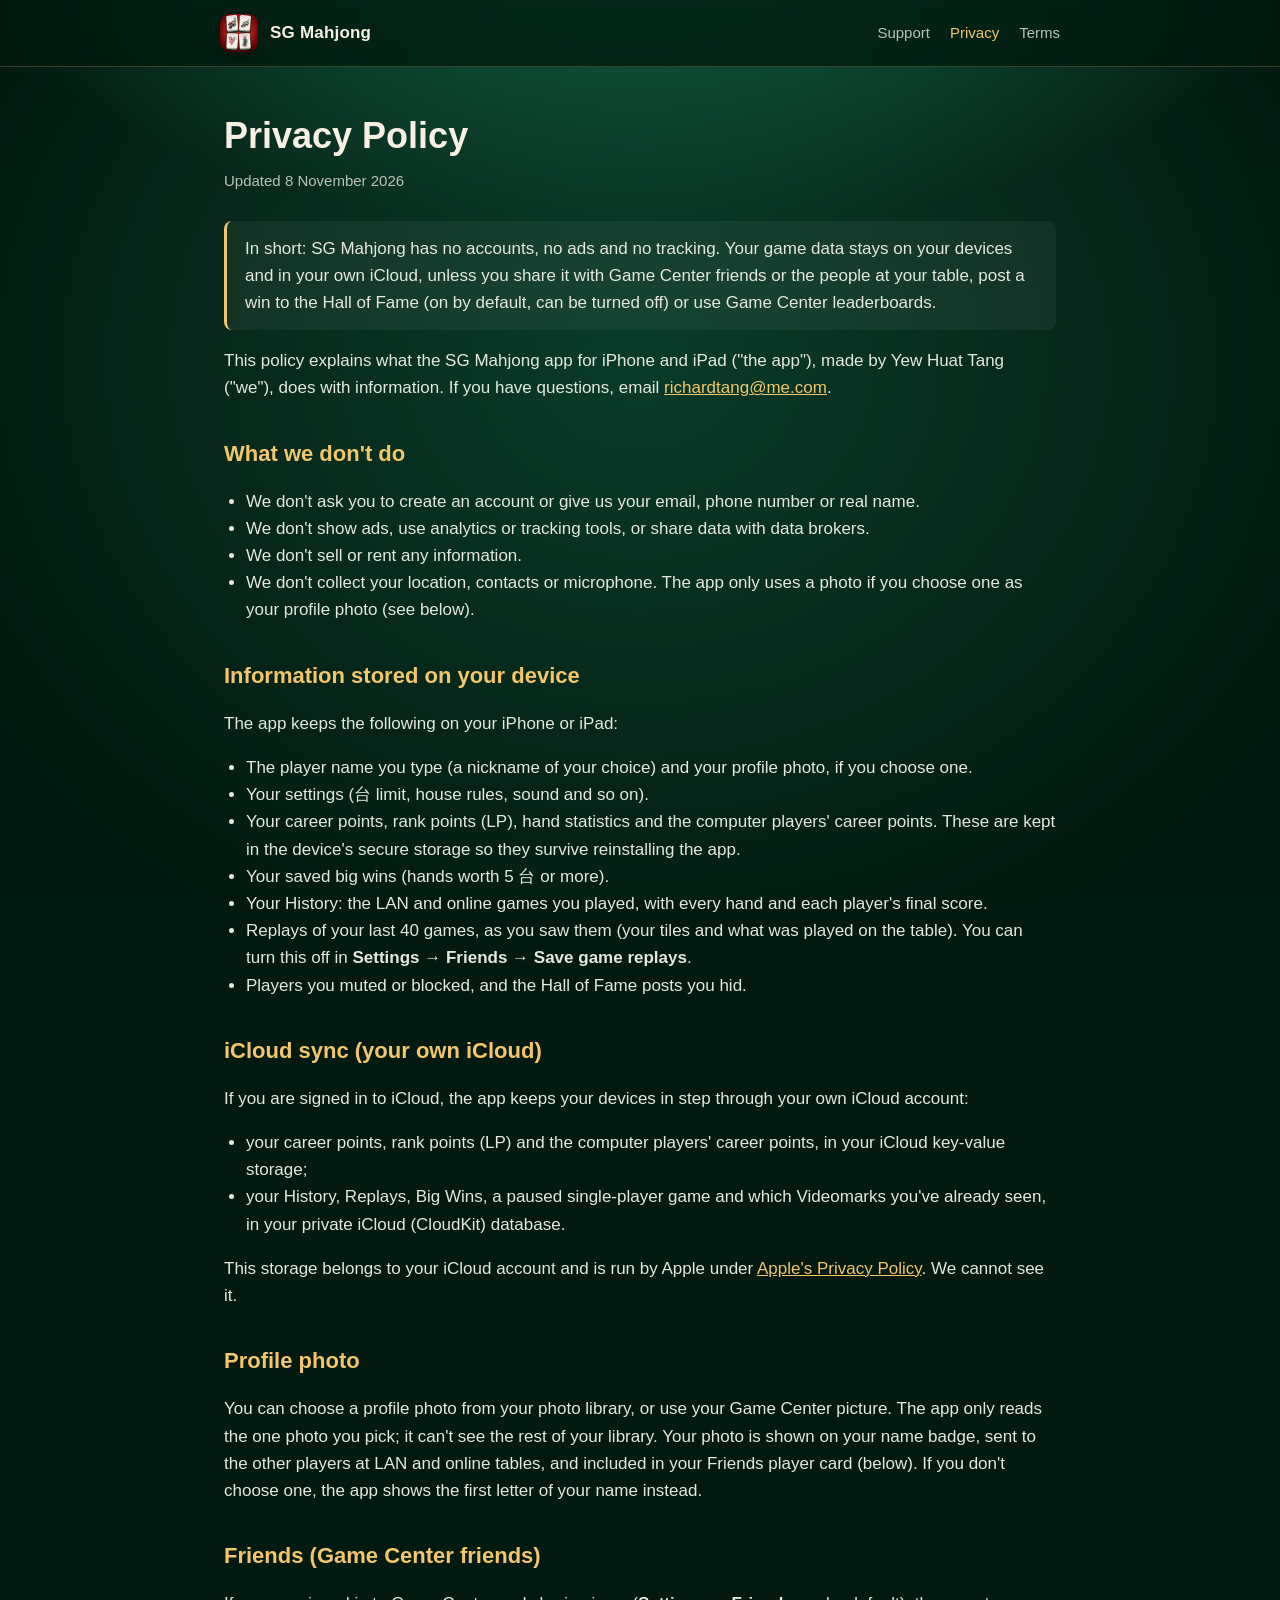
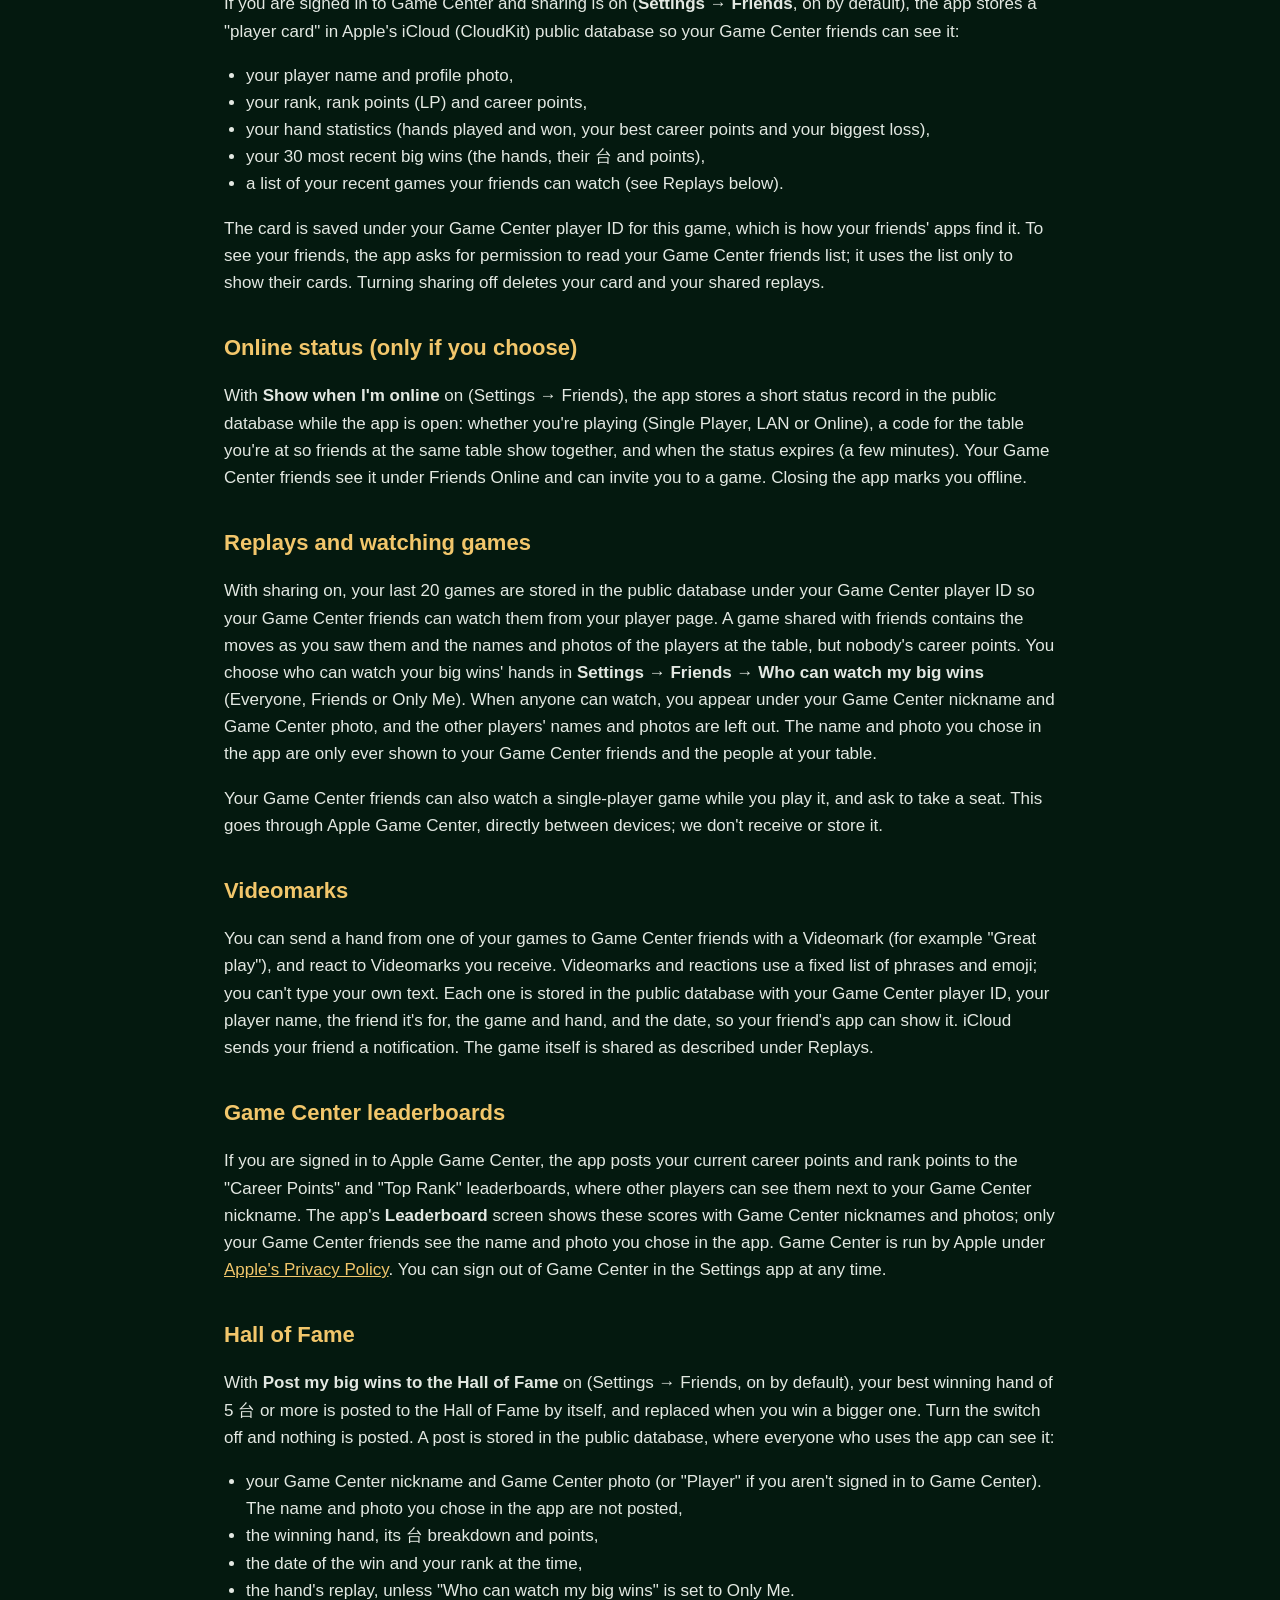
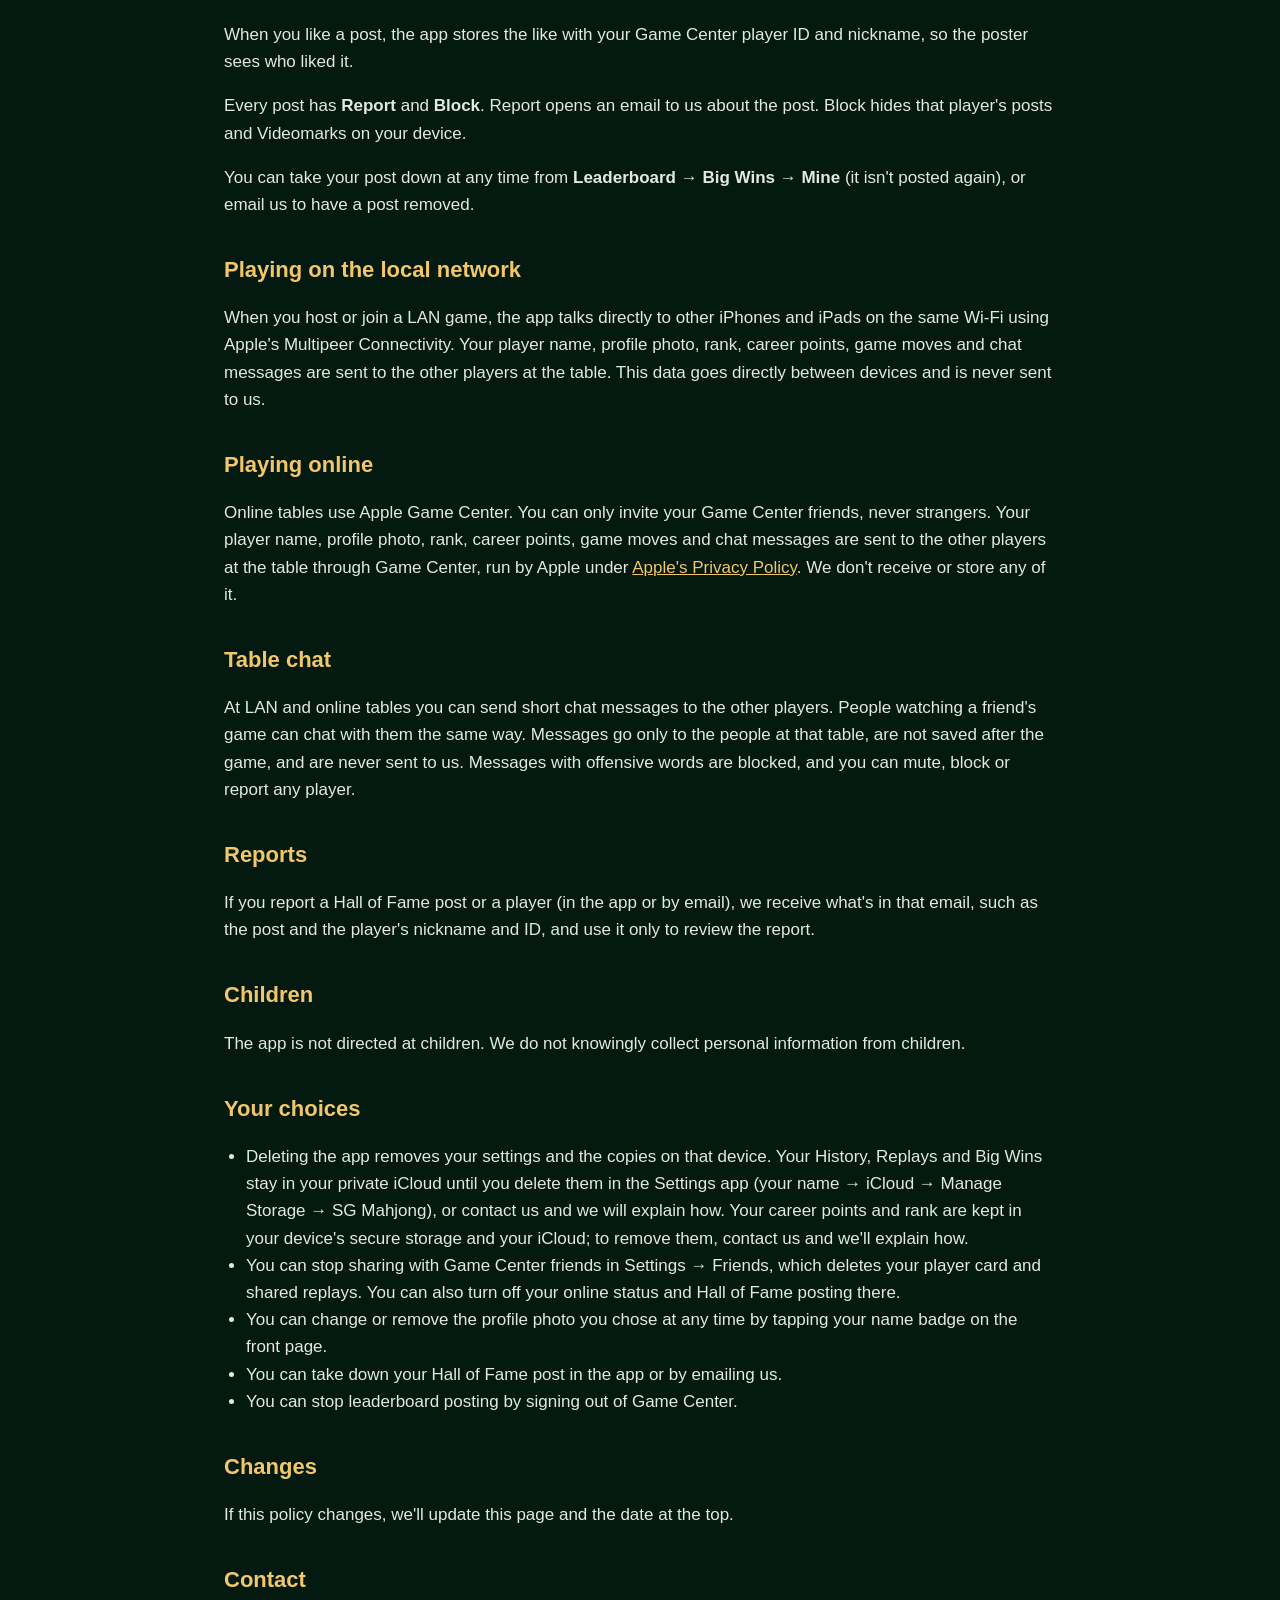
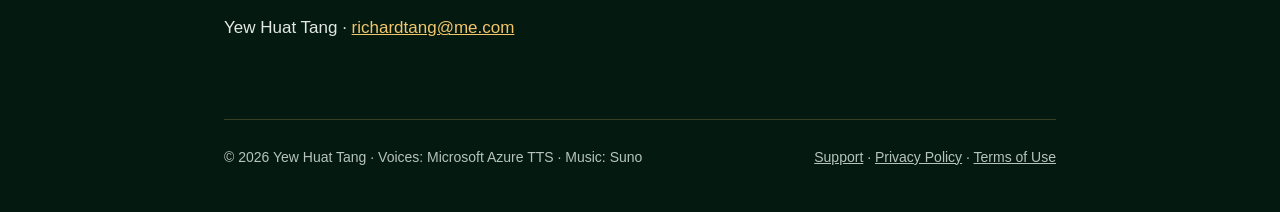
<file: privacy/index.html>
<!doctype html>
<html lang="en">
<head>
  <meta charset="utf-8">
  <meta name="viewport" content="width=device-width, initial-scale=1">
  <title>Privacy Policy · SG Mahjong</title>
  <link rel="icon" href="/img/icon.png">
  <link rel="stylesheet" href="/style.css">
</head>
<body class="doc-page">
  <div class="wrap">
    <header class="top">
      <a class="brand" href="/"><img src="/img/icon.png" alt="">SG Mahjong</a>
      <nav>
        <a href="/support/">Support</a>
        <a href="/privacy/" aria-current="page">Privacy</a>
        <a href="/terms/">Terms</a>
      </nav>
    </header>

    <main class="doc">
      <h1>Privacy Policy</h1>
      <p class="updated">Updated 8 November 2026</p>

      <p class="note">In short: SG Mahjong has no accounts, no ads and no tracking. Your game data stays on your devices and in your own iCloud, unless you share it with Game Center friends or the people at your table, post a win to the Hall of Fame (on by default, can be turned off) or use Game Center leaderboards.</p>

      <p>This policy explains what the SG Mahjong app for iPhone and iPad ("the app"), made by Yew Huat Tang ("we"), does with information. If you have questions, email <a href="mailto:richardtang@me.com">richardtang@me.com</a>.</p>

      <h2>What we don't do</h2>
      <ul>
        <li>We don't ask you to create an account or give us your email, phone number or real name.</li>
        <li>We don't show ads, use analytics or tracking tools, or share data with data brokers.</li>
        <li>We don't sell or rent any information.</li>
        <li>We don't collect your location, contacts or microphone. The app only uses a photo if you choose one as your profile photo (see below).</li>
      </ul>

      <h2>Information stored on your device</h2>
      <p>The app keeps the following on your iPhone or iPad:</p>
      <ul>
        <li>The player name you type (a nickname of your choice) and your profile photo, if you choose one.</li>
        <li>Your settings (台 limit, house rules, sound and so on).</li>
        <li>Your career points, rank points (LP), hand statistics and the computer players' career points. These are kept in the device's secure storage so they survive reinstalling the app.</li>
        <li>Your saved big wins (hands worth 5 台 or more).</li>
        <li>Your History: the LAN and online games you played, with every hand and each player's final score.</li>
        <li>Replays of your last 40 games, as you saw them (your tiles and what was played on the table). You can turn this off in <strong>Settings → Friends → Save game replays</strong>.</li>
        <li>Players you muted or blocked, and the Hall of Fame posts you hid.</li>
      </ul>

      <h2>iCloud sync (your own iCloud)</h2>
      <p>If you are signed in to iCloud, the app keeps your devices in step through your own iCloud account:</p>
      <ul>
        <li>your career points, rank points (LP) and the computer players' career points, in your iCloud key-value storage;</li>
        <li>your History, Replays, Big Wins, a paused single-player game and which Videomarks you've already seen, in your private iCloud (CloudKit) database.</li>
      </ul>
      <p>This storage belongs to your iCloud account and is run by Apple under <a href="https://www.apple.com/legal/privacy/">Apple's Privacy Policy</a>. We cannot see it.</p>

      <h2>Profile photo</h2>
      <p>You can choose a profile photo from your photo library, or use your Game Center picture. The app only reads the one photo you pick; it can't see the rest of your library. Your photo is shown on your name badge, sent to the other players at LAN and online tables, and included in your Friends player card (below). If you don't choose one, the app shows the first letter of your name instead.</p>

      <h2>Friends (Game Center friends)</h2>
      <p>If you are signed in to Game Center and sharing is on (<strong>Settings → Friends</strong>, on by default), the app stores a "player card" in Apple's iCloud (CloudKit) public database so your Game Center friends can see it:</p>
      <ul>
        <li>your player name and profile photo,</li>
        <li>your rank, rank points (LP) and career points,</li>
        <li>your hand statistics (hands played and won, your best career points and your biggest loss),</li>
        <li>your 30 most recent big wins (the hands, their 台 and points),</li>
        <li>a list of your recent games your friends can watch (see Replays below).</li>
      </ul>
      <p>The card is saved under your Game Center player ID for this game, which is how your friends' apps find it. To see your friends, the app asks for permission to read your Game Center friends list; it uses the list only to show their cards. Turning sharing off deletes your card and your shared replays.</p>

      <h2>Online status (only if you choose)</h2>
      <p>With <strong>Show when I'm online</strong> on (Settings → Friends), the app stores a short status record in the public database while the app is open: whether you're playing (Single Player, LAN or Online), a code for the table you're at so friends at the same table show together, and when the status expires (a few minutes). Your Game Center friends see it under Friends Online and can invite you to a game. Closing the app marks you offline.</p>

      <h2>Replays and watching games</h2>
      <p>With sharing on, your last 20 games are stored in the public database under your Game Center player ID so your Game Center friends can watch them from your player page. A game shared with friends contains the moves as you saw them and the names and photos of the players at the table, but nobody's career points. You choose who can watch your big wins' hands in <strong>Settings → Friends → Who can watch my big wins</strong> (Everyone, Friends or Only Me). When anyone can watch, you appear under your Game Center nickname and Game Center photo, and the other players' names and photos are left out. The name and photo you chose in the app are only ever shown to your Game Center friends and the people at your table.</p>
      <p>Your Game Center friends can also watch a single-player game while you play it, and ask to take a seat. This goes through Apple Game Center, directly between devices; we don't receive or store it.</p>

      <h2>Videomarks</h2>
      <p>You can send a hand from one of your games to Game Center friends with a Videomark (for example "Great play"), and react to Videomarks you receive. Videomarks and reactions use a fixed list of phrases and emoji; you can't type your own text. Each one is stored in the public database with your Game Center player ID, your player name, the friend it's for, the game and hand, and the date, so your friend's app can show it. iCloud sends your friend a notification. The game itself is shared as described under Replays.</p>

      <h2>Game Center leaderboards</h2>
      <p>If you are signed in to Apple Game Center, the app posts your current career points and rank points to the "Career Points" and "Top Rank" leaderboards, where other players can see them next to your Game Center nickname. The app's <strong>Leaderboard</strong> screen shows these scores with Game Center nicknames and photos; only your Game Center friends see the name and photo you chose in the app. Game Center is run by Apple under <a href="https://www.apple.com/legal/privacy/">Apple's Privacy Policy</a>. You can sign out of Game Center in the Settings app at any time.</p>

      <h2>Hall of Fame</h2>
      <p>With <strong>Post my big wins to the Hall of Fame</strong> on (Settings → Friends, on by default), your best winning hand of 5 台 or more is posted to the Hall of Fame by itself, and replaced when you win a bigger one. Turn the switch off and nothing is posted. A post is stored in the public database, where everyone who uses the app can see it:</p>
      <ul>
        <li>your Game Center nickname and Game Center photo (or "Player" if you aren't signed in to Game Center). The name and photo you chose in the app are not posted,</li>
        <li>the winning hand, its 台 breakdown and points,</li>
        <li>the date of the win and your rank at the time,</li>
        <li>the hand's replay, unless "Who can watch my big wins" is set to Only Me.</li>
      </ul>
      <p>When you like a post, the app stores the like with your Game Center player ID and nickname, so the poster sees who liked it.</p>
      <p>Every post has <strong>Report</strong> and <strong>Block</strong>. Report opens an email to us about the post. Block hides that player's posts and Videomarks on your device.</p>
      <p>You can take your post down at any time from <strong>Leaderboard → Big Wins → Mine</strong> (it isn't posted again), or email us to have a post removed.</p>

      <h2>Playing on the local network</h2>
      <p>When you host or join a LAN game, the app talks directly to other iPhones and iPads on the same Wi‑Fi using Apple's Multipeer Connectivity. Your player name, profile photo, rank, career points, game moves and chat messages are sent to the other players at the table. This data goes directly between devices and is never sent to us.</p>

      <h2>Playing online</h2>
      <p>Online tables use Apple Game Center. You can only invite your Game Center friends, never strangers. Your player name, profile photo, rank, career points, game moves and chat messages are sent to the other players at the table through Game Center, run by Apple under <a href="https://www.apple.com/legal/privacy/">Apple's Privacy Policy</a>. We don't receive or store any of it.</p>

      <h2>Table chat</h2>
      <p>At LAN and online tables you can send short chat messages to the other players. People watching a friend's game can chat with them the same way. Messages go only to the people at that table, are not saved after the game, and are never sent to us. Messages with offensive words are blocked, and you can mute, block or report any player.</p>

      <h2>Reports</h2>
      <p>If you report a Hall of Fame post or a player (in the app or by email), we receive what's in that email, such as the post and the player's nickname and ID, and use it only to review the report.</p>

      <h2>Children</h2>
      <p>The app is not directed at children. We do not knowingly collect personal information from children.</p>

      <h2>Your choices</h2>
      <ul>
        <li>Deleting the app removes your settings and the copies on that device. Your History, Replays and Big Wins stay in your private iCloud until you delete them in the Settings app (your name → iCloud → Manage Storage → SG Mahjong), or contact us and we will explain how. Your career points and rank are kept in your device's secure storage and your iCloud; to remove them, contact us and we'll explain how.</li>
        <li>You can stop sharing with Game Center friends in Settings → Friends, which deletes your player card and shared replays. You can also turn off your online status and Hall of Fame posting there.</li>
        <li>You can change or remove the profile photo you chose at any time by tapping your name badge on the front page.</li>
        <li>You can take down your Hall of Fame post in the app or by emailing us.</li>
        <li>You can stop leaderboard posting by signing out of Game Center.</li>
      </ul>

      <h2>Changes</h2>
      <p>If this policy changes, we'll update this page and the date at the top.</p>

      <h2>Contact</h2>
      <p>Yew Huat Tang · <a href="mailto:richardtang@me.com">richardtang@me.com</a></p>
    </main>

    <footer class="bottom">
      <span>© 2026 Yew Huat Tang · Voices: Microsoft Azure TTS · Music: Suno</span>
      <span><a href="/support/">Support</a> · <a href="/privacy/">Privacy Policy</a> · <a href="/terms/">Terms of Use</a></span>
    </footer>
  </div>
</body>
</html>
</file>
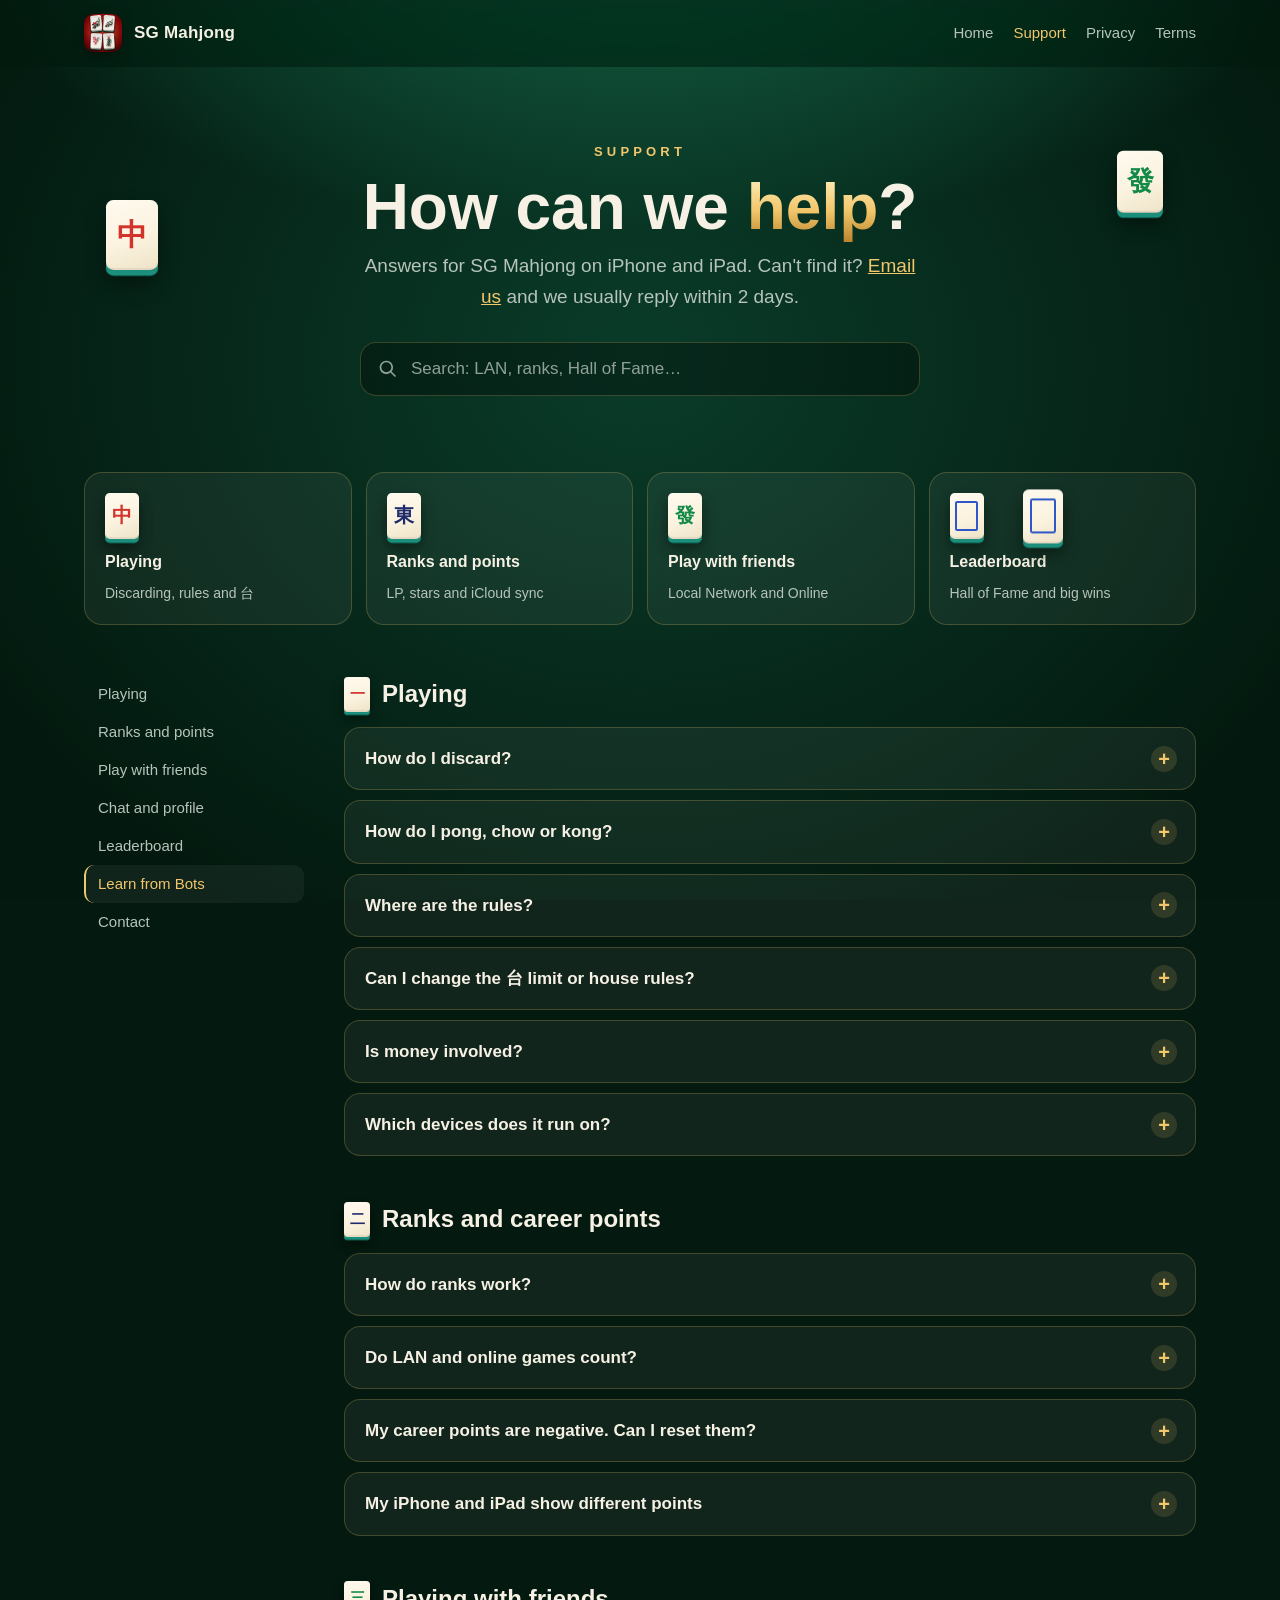
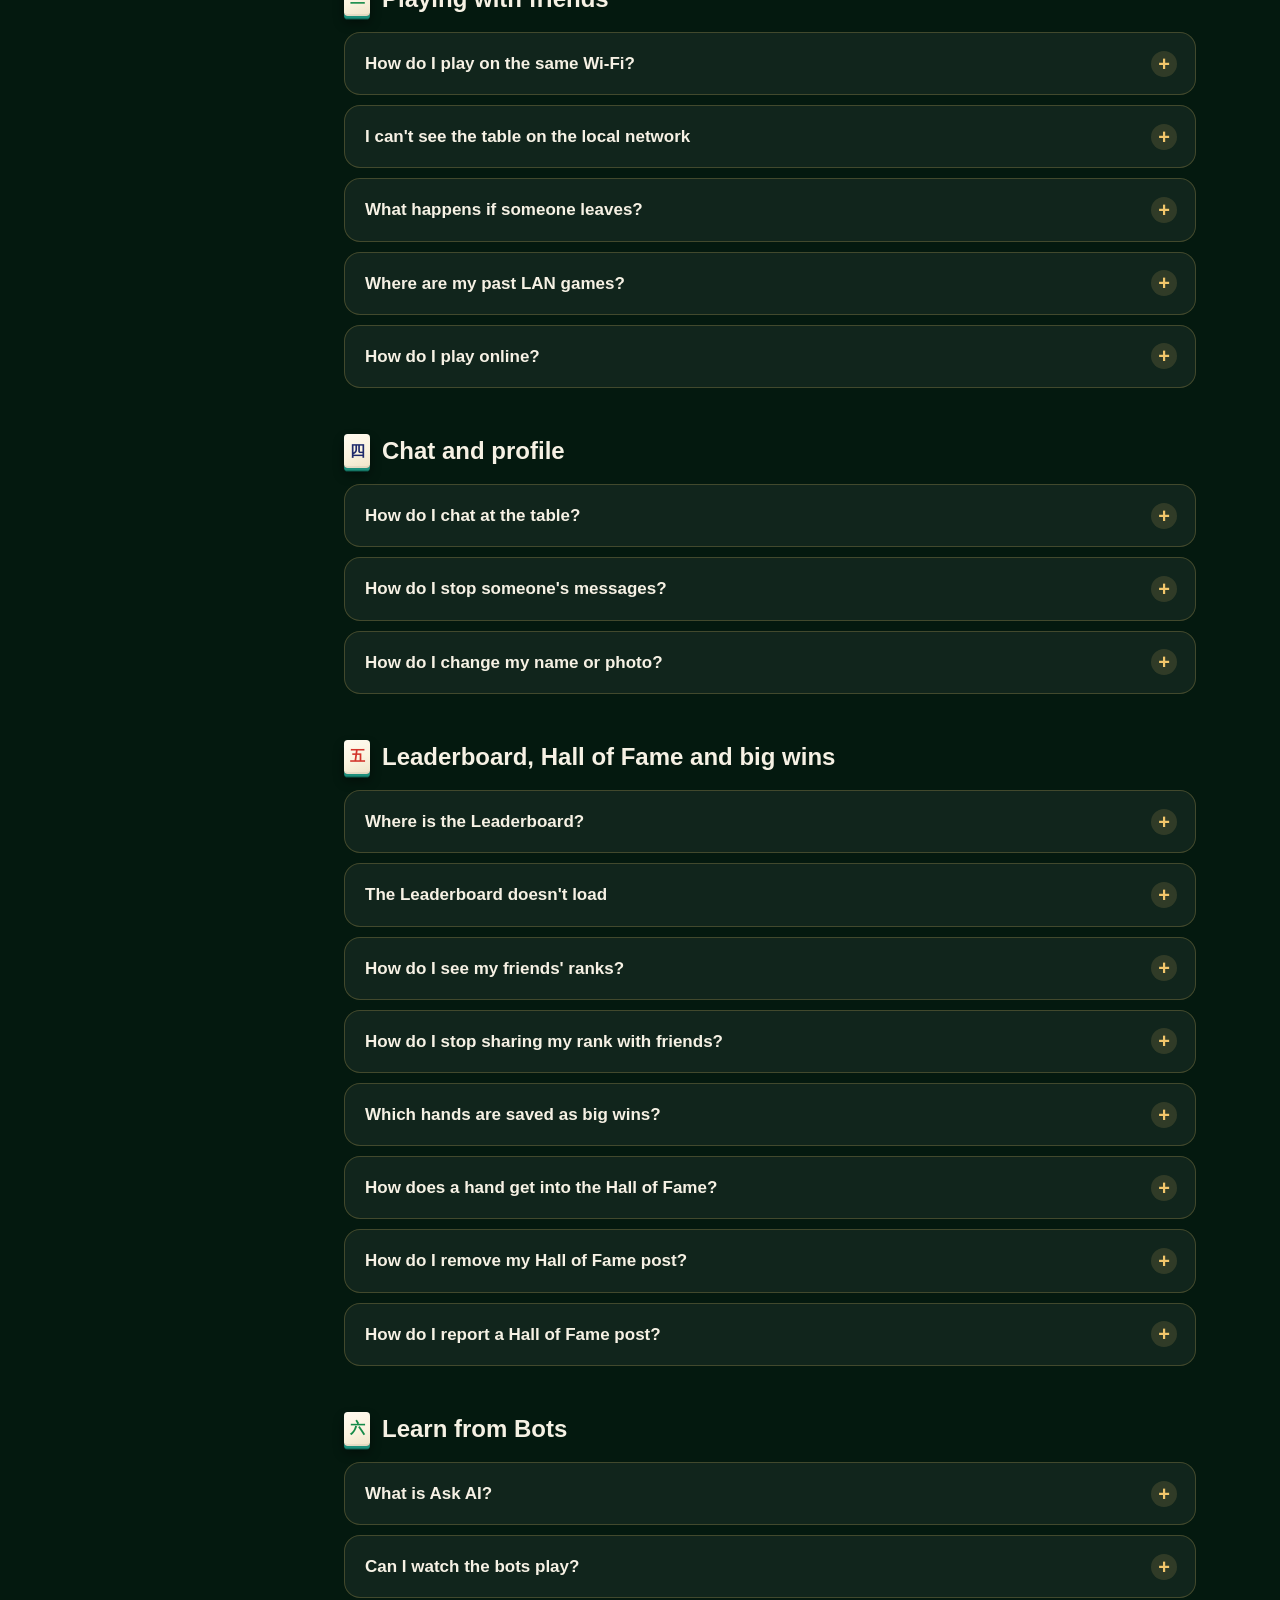
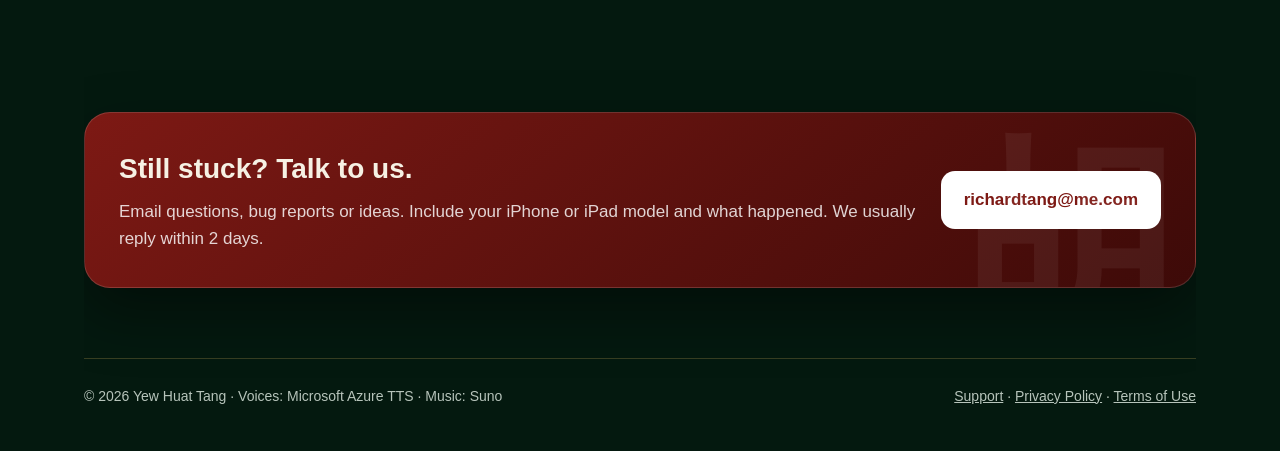
<file: support/index.html>
<!doctype html>
<html lang="en" class="no-js">
<head>
  <meta charset="utf-8">
  <meta name="viewport" content="width=device-width, initial-scale=1">
  <title>Support · SG Mahjong</title>
  <meta name="description" content="Help with SG Mahjong for iPhone and iPad: rules, ranks and career points, playing with friends on Wi‑Fi or online, the Leaderboard, Hall of Fame and contact details.">
  <meta name="theme-color" content="#04190f">
  <link rel="icon" href="/img/icon.png">
  <link rel="apple-touch-icon" href="/img/icon.png">
  <link rel="stylesheet" href="/style.css">
  <script>document.documentElement.classList.replace('no-js', 'js');</script>
  <script src="/assets/site.js" defer></script>
</head>
<body>
  <a class="skip" href="#main">Skip to content</a>
  <div class="wrap">
    <header class="top">
      <a class="brand" href="/"><img src="/img/icon.png" alt=""><span>SG Mahjong</span></a>
      <nav aria-label="Main">
        <a class="hide-sm" href="/">Home</a>
        <a href="/support/" aria-current="page">Support</a>
        <a href="/privacy/">Privacy</a>
        <a href="/terms/">Terms</a>
      </nav>
    </header>

    <main id="main">
      <section class="s-hero">
        <div class="flourish" aria-hidden="true">
          <div class="ft opt" data-depth="-0.3" style="left:2%;top:20%"><span class="tile r deal" style="--w:52px;--r:-12deg;--fx:20vw;--dd:.1s">中</span></div>
          <div class="ft opt" data-depth="-0.2" style="right:3%;top:12%"><span class="tile g deal" style="--w:46px;--r:14deg;--d:-3s;--fx:-20vw;--dd:.25s">發</span></div>
          <div class="ft opt" data-depth="-0.4" style="right:12%;bottom:-10%"><span class="tile wd deal" style="--w:40px;--r:-20deg;--d:-5s;--fx:-10vw;--dd:.4s"></span></div>
        </div>
        <span class="eyebrow rise">Support</span>
        <h1 class="rise" style="--dd:.08s">How can we <span class="gold-text">help</span>?</h1>
        <p class="rise" style="--dd:.16s">Answers for SG Mahjong on iPhone and iPad. Can't find it? <a href="#contact">Email us</a> and we usually reply within 2 days.</p>
        <div class="search rise" style="--dd:.24s" role="search">
          <svg viewBox="0 0 24 24" aria-hidden="true"><path d="M10 2a8 8 0 0 1 6.3 12.9l5.4 5.4-1.4 1.4-5.4-5.4A8 8 0 1 1 10 2Zm0 2a6 6 0 1 0 0 12 6 6 0 0 0 0-12Z"/></svg>
          <label for="faq-search" class="sr-only">Search the help pages</label>
          <input id="faq-search" type="search" placeholder="Search: LAN, ranks, Hall of Fame…" autocomplete="off">
          <p id="faq-status" class="sr-only" role="status" aria-live="polite"></p>
        </div>
      </section>

      <nav class="quick" aria-label="Popular topics">
        <a class="reveal" href="#playing"><span class="tile r" aria-hidden="true">中</span><b>Playing</b><small>Discarding, rules and 台</small></a>
        <a class="reveal" style="--dd:.08s" href="#ranks"><span class="tile" aria-hidden="true">東</span><b>Ranks and points</b><small>LP, stars and iCloud sync</small></a>
        <a class="reveal" style="--dd:.16s" href="#friends"><span class="tile g" aria-hidden="true">發</span><b>Play with friends</b><small>Local Network and Online</small></a>
        <a class="reveal" style="--dd:.24s" href="#leaderboard"><span class="tile wd" aria-hidden="true"></span><b>Leaderboard</b><small>Hall of Fame and big wins</small></a>
      </nav>

      <div class="faq-layout">
        <nav class="faq-nav" aria-label="Help sections">
          <a href="#playing">Playing</a>
          <a href="#ranks">Ranks and points</a>
          <a href="#friends">Play with friends</a>
          <a href="#chat">Chat and profile</a>
          <a href="#leaderboard">Leaderboard</a>
          <a href="#bots">Learn from Bots</a>
          <a href="#contact">Contact</a>
        </nav>

        <div>
          <section class="faq-group" id="playing" aria-labelledby="h-playing">
            <h2 id="h-playing"><span class="tile r" aria-hidden="true">一</span>Playing</h2>
            <details class="q" id="discard"><summary>How do I discard?</summary><div class="a"><p>On your turn, tap a tile to lift it, then tap it again to discard. Drag tiles left or right to arrange your hand.</p></div></details>
            <details class="q" id="claim"><summary>How do I pong, chow or kong?</summary><div class="a"><p>When someone discards a tile you can use, buttons appear above your hand. Tap the claim you want, or <strong>Pass</strong>. If the move clock runs out, a bot makes the move for you.</p></div></details>
            <details class="q" id="rules"><summary>Where are the rules?</summary><div class="a"><p>Tap <strong>How to Play</strong> on the front page. It covers tiles, claiming, 台, limit hands, scoring, ranks and the Hall of Fame. <strong>All Tiles</strong> shows every one of the 148 tiles with its name.</p></div></details>
            <details class="q" id="house-rules"><summary>Can I change the 台 limit or house rules?</summary><div class="a"><p>Yes. Open <strong>Settings</strong> on the front page to choose the 台 limit and other house rules before you start a game.</p></div></details>
            <details class="q" id="money"><summary>Is money involved?</summary><div class="a"><p>No. Hands are scored in 台 and points, which have no cash value and can't be bought or cashed out. There are no ads and no in-app purchases.</p></div></details>
            <details class="q" id="devices"><summary>Which devices does it run on?</summary><div class="a"><p>iPhone and iPad, played in landscape. It needs iOS 17 or later.</p></div></details>
          </section>

          <section class="faq-group" id="ranks" aria-labelledby="h-ranks">
            <h2 id="h-ranks"><span class="tile" aria-hidden="true">二</span>Ranks and career points</h2>
            <details class="q" id="how-ranks"><summary>How do ranks work?</summary><div class="a"><p>Winning earns League Points (LP) and paying costs a little. Fill five stars to move up a rank:</p><p lang="zh">新手 Rookie → 銅 Bronze → 銀 Silver → 金 Gold → 玉 Jade → 龍 Dragon → 雀聖 Mahjong Master</p><p>Your rank follows your total LP, so losing enough LP drops you back a star or a rank. Computer players get smarter as you climb.</p></div></details>
            <details class="q" id="online-career"><summary>Do LAN and online games count?</summary><div class="a"><p>Yes. Games against the computer, on your local network and online all add to or take from your career points and LP.</p></div></details>
            <details class="q" id="negative"><summary>My career points are negative. Can I reset them?</summary><div class="a"><p>No. Career points only change by winning or losing hands. That keeps the leaderboard fair. You can always keep playing below zero.</p></div></details>
            <details class="q" id="sync"><summary>My iPhone and iPad show different points</summary><div class="a"><p>Your career points and rank sync through iCloud, and the device you played on most recently wins.</p><ol><li>Sign in to the same Apple ID with iCloud turned on, on both devices.</li><li>Open the app on the device you played on last and wait a few seconds on the front page.</li><li>Then open it on the other device.</li></ol></div></details>
          </section>

          <section class="faq-group" id="friends" aria-labelledby="h-friends">
            <h2 id="h-friends"><span class="tile g" aria-hidden="true">三</span>Playing with friends</h2>
            <details class="q" id="lan"><summary>How do I play on the same Wi‑Fi?</summary><div class="a"><ol><li>Tap <strong>Play with Friends → Local Network</strong>. All iPhones and iPads must be on the same Wi‑Fi network.</li><li>One player taps <strong>Host LAN</strong>. The others tap <strong>Join LAN</strong> and choose the table.</li><li>The host starts the game. Empty seats get computer players.</li></ol></div></details>
            <details class="q" id="lan-missing"><summary>I can't see the table on the local network</summary><div class="a"><ul><li>Check that every device is on the same Wi‑Fi network (not a guest network that keeps devices apart).</li><li>Allow SG Mahjong to find devices on your local network. If you said no, turn it on in <strong>Settings → Privacy &amp; Security → Local Network</strong>.</li><li>Make sure everyone has the same version of the app.</li></ul></div></details>
            <details class="q" id="leave"><summary>What happens if someone leaves?</summary><div class="a"><p>A computer player takes over their seat. If the host leaves, everyone returns to the menu.</p></div></details>
            <details class="q" id="history"><summary>Where are my past LAN games?</summary><div class="a"><p>When a LAN game ends, a result screen shows everyone's final score and place. Every LAN game is saved in <strong>History</strong> on the front page, with each hand. History is stored only on your device.</p></div></details>
            <details class="q" id="online"><summary>How do I play online?</summary><div class="a"><ul><li>Tap <strong>Play with Friends → Online Internet</strong> and invite your Game Center friends. You need to be signed in to Game Center.</li><li>Your friends get an invite from Game Center. When they accept, they join your table. Empty seats get computer players.</li><li>Online tables are friends only: you can't be matched with strangers.</li></ul></div></details>
          </section>

          <section class="faq-group" id="chat" aria-labelledby="h-chat">
            <h2 id="h-chat"><span class="tile" aria-hidden="true">四</span>Chat and profile</h2>
            <details class="q" id="how-chat"><summary>How do I chat at the table?</summary><div class="a"><p>At a LAN or online table, tap the chat button. Pick a quick phrase or type a short message.</p></div></details>
            <details class="q" id="mute"><summary>How do I stop someone's messages?</summary><div class="a"><p>In the chat panel, tap the mute button and choose the player. Messages with offensive words are blocked automatically. To report abuse, <a href="#contact">email us</a> with the player's name.</p></div></details>
            <details class="q" id="photo"><summary>How do I change my name or photo?</summary><div class="a"><p>Tap your name badge on the front page. Choose a photo from your library, use your Game Center picture, or remove it.</p><p>Your SG Mahjong name and photo are shown to the players at your table and to your Game Center friends. Public screens (Leaderboard → Everyone and the Hall of Fame) show your Game Center nickname and photo instead.</p></div></details>
          </section>

          <section class="faq-group" id="leaderboard" aria-labelledby="h-lb">
            <h2 id="h-lb"><span class="tile r" aria-hidden="true">五</span>Leaderboard, Hall of Fame and big wins</h2>
            <details class="q" id="lb-open"><summary>Where is the Leaderboard?</summary><div class="a"><p>Tap <strong>Leaderboard</strong> on the front page. It has three tabs:</p><ul><li><strong>Leaderboard</strong>: career points and rank from Game Center, for <strong>Everyone</strong> or just your <strong>Friends</strong>.</li><li><strong>Hall of Fame</strong>: each player's best hand, for <strong>Everyone</strong> or <strong>Among Friends</strong>.</li><li><strong>Big Wins</strong>: every big win, yours (<strong>Mine</strong>) or your friends'.</li></ul></div></details>
            <details class="q" id="lb-missing"><summary>The Leaderboard doesn't load</summary><div class="a"><p>Sign in to Game Center in the Settings app on your iPhone or iPad, then open <strong>Leaderboard</strong> again. Scores can take a few minutes to appear after a game.</p></div></details>
            <details class="q" id="friends-list"><summary>How do I see my friends' ranks?</summary><div class="a"><p>Open <strong>Leaderboard</strong> and choose <strong>Friends</strong>. Your friends are your Game Center friends; tap <strong>Add Friends in Game Center</strong> to invite people. Allow SG Mahjong to see your friends list when asked (or turn it on in <strong>Settings → Game Center → Friends List</strong>).</p></div></details>
            <details class="q" id="stop-sharing"><summary>How do I stop sharing my rank with friends?</summary><div class="a"><p>In the app's <strong>Settings</strong>, open <strong>Friends</strong> and turn off <strong>Share my rank, big wins and games with Game Center friends</strong>. Your card and shared games are removed, so friends no longer see them.</p></div></details>
            <details class="q" id="big-wins"><summary>Which hands are saved as big wins?</summary><div class="a"><p>Every hand you win worth 5 台 or more, or a limit hand, is saved to <strong>Leaderboard → Big Wins → Mine</strong>, so you can look back at the tiles, the 台 and what you collected.</p></div></details>
            <details class="q" id="share"><summary>How does a hand get into the Hall of Fame?</summary><div class="a"><p>By itself: your best hand of 5 台 or more (or a limit hand) is posted, and replaced when you win a bigger one. You need to be signed in to Game Center and iCloud. To stop posting, turn off <strong>Post my big wins to the Hall of Fame</strong> in the app's <strong>Settings → Friends</strong>.</p></div></details>
            <details class="q" id="remove"><summary>How do I remove my Hall of Fame post?</summary><div class="a"><p>Open it in <strong>Leaderboard → Big Wins → Mine</strong> and tap <strong>Remove from Hall of Fame</strong>. It isn't posted again.</p></div></details>
            <details class="q" id="report"><summary>How do I report a Hall of Fame post?</summary><div class="a"><p>Posts show only the hand and the player's Game Center nickname and photo. If something looks wrong, <a href="#contact">email us</a> with the player's name and the hand, and we'll look into it within 24 hours.</p></div></details>
          </section>

          <section class="faq-group" id="bots" aria-labelledby="h-bots">
            <h2 id="h-bots"><span class="tile g" aria-hidden="true">六</span>Learn from Bots</h2>
            <details class="q" id="ask-ai"><summary>What is Ask AI?</summary><div class="a"><p>In a game against the computer, tap <strong>Ask AI</strong> on your turn and Bot Brain says what it would play and why.</p></div></details>
            <details class="q" id="watch"><summary>Can I watch the bots play?</summary><div class="a"><p>Yes. Tap <strong>Learn from Bots</strong> on the front page to watch four bots play a whole game, with each move explained.</p></div></details>
          </section>

          <p id="no-results" class="no-results" hidden>No answers match that search. Try a shorter word, or <a href="#contact">email us</a>.</p>
        </div>
      </div>

      <section class="contact reveal zoom" id="contact" aria-labelledby="h-contact">
        <div>
          <h2 id="h-contact">Still stuck? Talk to us.</h2>
          <p>Email questions, bug reports or ideas. Include your iPhone or iPad model and what happened. We usually reply within 2 days.</p>
        </div>
        <a class="btn" href="mailto:richardtang@me.com?subject=SG%20Mahjong%20support">richardtang@me.com</a>
      </section>
    </main>

    <footer class="bottom">
      <span>© 2026 Yew Huat Tang · Voices: Microsoft Azure TTS · Music: Suno</span>
      <span><a href="/support/">Support</a> · <a href="/privacy/">Privacy Policy</a> · <a href="/terms/">Terms of Use</a></span>
    </footer>
  </div>
</body>
</html>
</file>
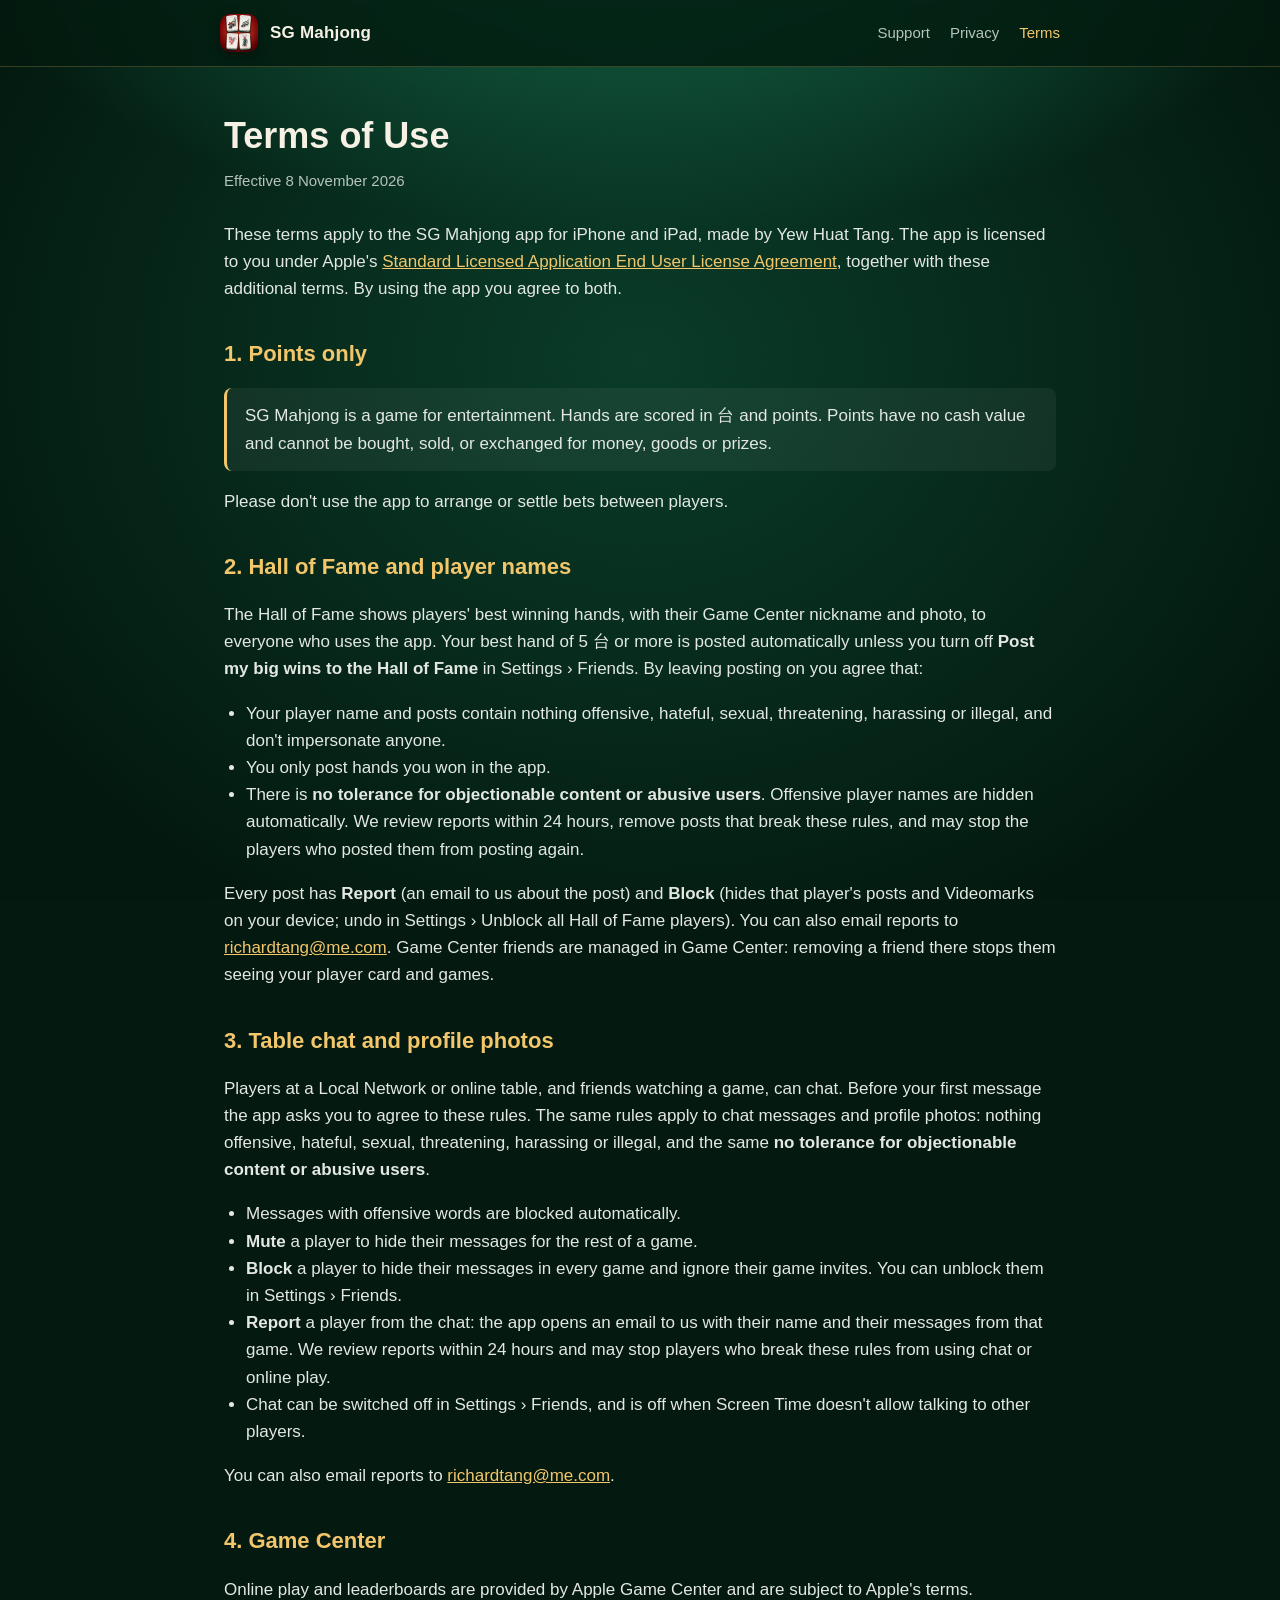
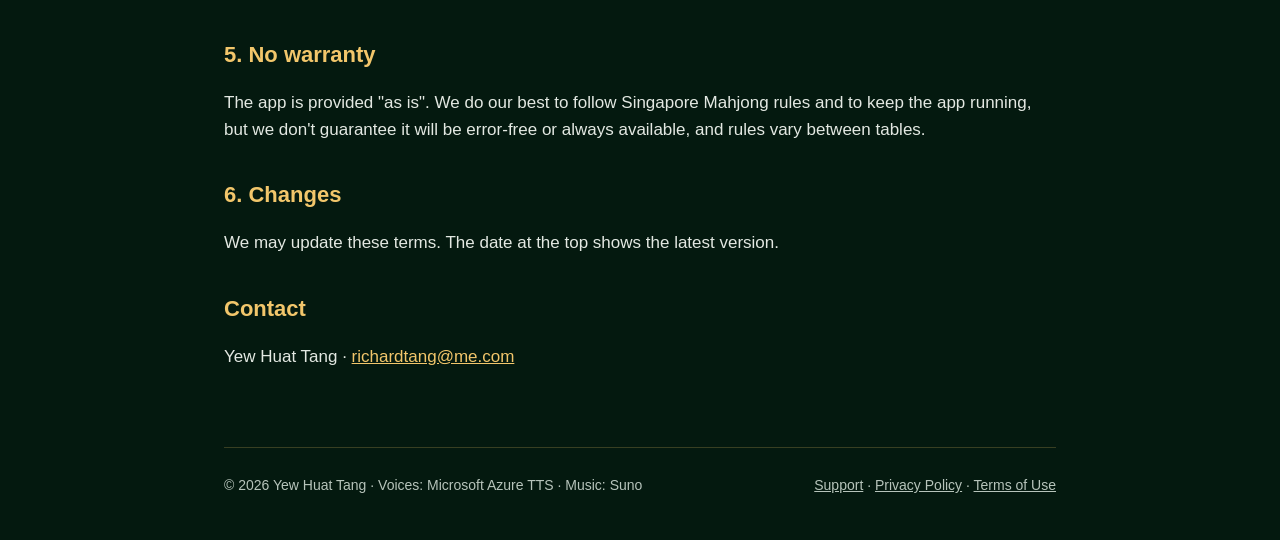
<file: terms/index.html>
<!doctype html>
<html lang="en">
<head>
  <meta charset="utf-8">
  <meta name="viewport" content="width=device-width, initial-scale=1">
  <title>Terms of Use · SG Mahjong</title>
  <link rel="icon" href="/img/icon.png">
  <link rel="stylesheet" href="/style.css">
</head>
<body class="doc-page">
  <div class="wrap">
    <header class="top">
      <a class="brand" href="/"><img src="/img/icon.png" alt="">SG Mahjong</a>
      <nav>
        <a href="/support/">Support</a>
        <a href="/privacy/">Privacy</a>
        <a href="/terms/" aria-current="page">Terms</a>
      </nav>
    </header>

    <main class="doc">
      <h1>Terms of Use</h1>
      <p class="updated">Effective 8 November 2026</p>

      <p>These terms apply to the SG Mahjong app for iPhone and iPad, made by Yew Huat Tang. The app is licensed to you under Apple's <a href="https://www.apple.com/legal/internet-services/itunes/dev/stdeula/">Standard Licensed Application End User License Agreement</a>, together with these additional terms. By using the app you agree to both.</p>

      <h2>1. Points only</h2>
      <p class="note">SG Mahjong is a game for entertainment. Hands are scored in 台 and points. Points have no cash value and cannot be bought, sold, or exchanged for money, goods or prizes.</p>
      <p>Please don't use the app to arrange or settle bets between players.</p>

      <h2>2. Hall of Fame and player names</h2>
      <p>The Hall of Fame shows players' best winning hands, with their Game Center nickname and photo, to everyone who uses the app. Your best hand of 5 台 or more is posted automatically unless you turn off <strong>Post my big wins to the Hall of Fame</strong> in Settings › Friends. By leaving posting on you agree that:</p>
      <ul>
        <li>Your player name and posts contain nothing offensive, hateful, sexual, threatening, harassing or illegal, and don't impersonate anyone.</li>
        <li>You only post hands you won in the app.</li>
        <li>There is <strong>no tolerance for objectionable content or abusive users</strong>. Offensive player names are hidden automatically. We review reports within 24 hours, remove posts that break these rules, and may stop the players who posted them from posting again.</li>
      </ul>
      <p>Every post has <strong>Report</strong> (an email to us about the post) and <strong>Block</strong> (hides that player's posts and Videomarks on your device; undo in Settings › Unblock all Hall of Fame players). You can also email reports to <a href="mailto:richardtang@me.com?subject=SG%20Mahjong%20report">richardtang@me.com</a>. Game Center friends are managed in Game Center: removing a friend there stops them seeing your player card and games.</p>

      <h2>3. Table chat and profile photos</h2>
      <p>Players at a Local Network or online table, and friends watching a game, can chat. Before your first message the app asks you to agree to these rules. The same rules apply to chat messages and profile photos: nothing offensive, hateful, sexual, threatening, harassing or illegal, and the same <strong>no tolerance for objectionable content or abusive users</strong>.</p>
      <ul>
        <li>Messages with offensive words are blocked automatically.</li>
        <li><strong>Mute</strong> a player to hide their messages for the rest of a game.</li>
        <li><strong>Block</strong> a player to hide their messages in every game and ignore their game invites. You can unblock them in Settings › Friends.</li>
        <li><strong>Report</strong> a player from the chat: the app opens an email to us with their name and their messages from that game. We review reports within 24 hours and may stop players who break these rules from using chat or online play.</li>
        <li>Chat can be switched off in Settings › Friends, and is off when Screen Time doesn't allow talking to other players.</li>
      </ul>
      <p>You can also email reports to <a href="mailto:richardtang@me.com?subject=SG%20Mahjong%20report">richardtang@me.com</a>.</p>

      <h2>4. Game Center</h2>
      <p>Online play and leaderboards are provided by Apple Game Center and are subject to Apple's terms.</p>

      <h2>5. No warranty</h2>
      <p>The app is provided "as is". We do our best to follow Singapore Mahjong rules and to keep the app running, but we don't guarantee it will be error-free or always available, and rules vary between tables.</p>

      <h2>6. Changes</h2>
      <p>We may update these terms. The date at the top shows the latest version.</p>

      <h2>Contact</h2>
      <p>Yew Huat Tang · <a href="mailto:richardtang@me.com">richardtang@me.com</a></p>
    </main>

    <footer class="bottom">
      <span>© 2026 Yew Huat Tang · Voices: Microsoft Azure TTS · Music: Suno</span>
      <span><a href="/support/">Support</a> · <a href="/privacy/">Privacy Policy</a> · <a href="/terms/">Terms of Use</a></span>
    </footer>
  </div>
</body>
</html>
</file>
<file: style.css>
/* SG Mahjong site. Plain CSS, no build step. Shared by every page. */
:root {
  --felt: #0b3d2a;
  --felt-2: #0f4a33;
  --felt-deep: #04190f;
  --ink: #f6f1e4;
  --muted: #b7c4bb;
  --dim: #8fa196;
  --gold: #f2c66b;
  --gold-2: #d9a443;
  --red: #d2332a;
  --jade: #22a07f;
  --ivory: #fffaf0;
  --ivory-2: #eee3c8;
  --tile-back: #1c8f7c;
  --card: rgba(255, 255, 255, 0.055);
  --card-2: rgba(255, 255, 255, 0.09);
  --line: rgba(242, 198, 107, 0.22);
  --serif: "Songti SC", "STSong", "Noto Serif SC", "Noto Serif CJK SC", "Source Han Serif SC", Georgia, serif;
  --sans: -apple-system, BlinkMacSystemFont, "Segoe UI", "PingFang SC", "Hiragino Sans GB", "Noto Sans SC", "Microsoft YaHei", sans-serif;
  --ease: cubic-bezier(.2, .8, .2, 1);
  --wrap: 1160px;
  color-scheme: dark;
}
* { box-sizing: border-box; }
html { -webkit-text-size-adjust: 100%; scroll-behavior: smooth; scroll-padding-top: 84px; }
body {
  margin: 0;
  font: 17px/1.6 var(--sans);
  color: var(--ink);
  background: var(--felt-deep);
  background-image:
    radial-gradient(ellipse 90% 60% at 50% -10%, #17694a 0%, transparent 60%),
    radial-gradient(ellipse at 50% 40%, var(--felt) 0%, var(--felt-deep) 85%);
  background-attachment: fixed;
  min-height: 100vh;
  overflow-x: hidden;
}
/* soft felt grain */
body::before {
  content: ""; position: fixed; inset: 0; pointer-events: none; z-index: 0; opacity: .35;
  background-image: url("data:image/svg+xml,%3Csvg xmlns='http://www.w3.org/2000/svg' width='160' height='160'%3E%3Cfilter id='n'%3E%3CfeTurbulence type='fractalNoise' baseFrequency='.85' numOctaves='2' stitchTiles='stitch'/%3E%3CfeColorMatrix values='0 0 0 0 0 0 0 0 0 0 0 0 0 0 0 0 0 0 .08 0'/%3E%3C/filter%3E%3Crect width='100%25' height='100%25' filter='url(%23n)'/%3E%3C/svg%3E");
}
body > * { position: relative; z-index: 1; }
img { max-width: 100%; display: block; }
a { color: var(--gold); }
a:hover { text-decoration-thickness: 2px; }
:focus-visible { outline: 3px solid var(--gold); outline-offset: 3px; border-radius: 6px; }
.wrap { max-width: var(--wrap); margin: 0 auto; padding: 0 24px; }
.sr-only { position: absolute; width: 1px; height: 1px; overflow: hidden; clip: rect(0 0 0 0); white-space: nowrap; }
.skip { position: absolute; left: 12px; top: -60px; z-index: 100; background: var(--gold); color: #1b1407; padding: 10px 16px; border-radius: 10px; font-weight: 700; }
.skip:focus { top: 12px; }

/* ---------- Header ---------- */
header.top {
  position: sticky; top: 0; z-index: 50;
  display: flex; align-items: center; justify-content: space-between; gap: 16px;
  padding: 14px max(24px, calc((100vw - var(--wrap)) / 2 + 24px));
  margin: 0 calc(50% - 50vw);
  background: rgba(4, 25, 15, .55);
  -webkit-backdrop-filter: saturate(1.4) blur(14px); backdrop-filter: saturate(1.4) blur(14px);
  border-bottom: 1px solid transparent;
  transition: border-color .3s, background .3s;
}
header.top.scrolled, .doc-page header.top { border-bottom-color: var(--line); background: rgba(4, 25, 15, .8); }
header.top .brand { display: flex; align-items: center; gap: 12px; color: var(--ink); text-decoration: none; font-weight: 700; letter-spacing: .2px; }
header.top .brand img { width: 38px; height: 38px; border-radius: 10px; box-shadow: 0 4px 12px rgba(0,0,0,.35); }
header.top nav { display: flex; align-items: center; gap: 6px 20px; flex-wrap: wrap; font-size: 15px; }
header.top nav a { color: var(--muted); text-decoration: none; }
header.top nav a:hover, header.top nav a[aria-current] { color: var(--gold); }
header.top nav .pill { color: #1b1407; background: linear-gradient(#ffe6a6, var(--gold) 60%, var(--gold-2)); padding: 7px 14px; border-radius: 999px; font-weight: 700; }
header.top nav .pill:hover { color: #1b1407; filter: brightness(1.06); }
@media (max-width: 760px) { header.top nav .hide-sm { display: none; } }
@media (max-width: 420px) { header.top .brand span { display: none; } }

/* ---------- Mahjong tile (pure CSS) ---------- */
.tile {
  --w: 56px;
  width: var(--w); height: calc(var(--w) * 1.34);
  display: inline-grid; place-items: center; flex: none;
  border-radius: calc(var(--w) * .14);
  background: linear-gradient(160deg, var(--ivory) 0%, #fbf3df 55%, var(--ivory-2) 100%);
  box-shadow:
    inset 0 -2px 0 rgba(0,0,0,.06),
    0 calc(var(--w) * .1) 0 var(--tile-back),
    0 calc(var(--w) * .1 + 1px) 0 #0d5a4c,
    0 calc(var(--w) * .25) calc(var(--w) * .4) rgba(0,0,0,.45);
  font-family: var(--serif); font-weight: 900; font-size: calc(var(--w) * .58); line-height: 1;
  color: #1f2a6b; user-select: none;
}
.tile.r { color: var(--red); }
.tile.g { color: #138a47; }
.tile.wd::before { content: ""; width: 54%; height: 58%; border: calc(var(--w) * .06) solid #2f57c7; border-radius: calc(var(--w) * .06); }
.tile.two { font-size: calc(var(--w) * .38); writing-mode: vertical-rl; letter-spacing: -.05em; }
.tile.two b { color: var(--red); font-weight: 900; }
.tile.back { background: linear-gradient(160deg, #36b9a1, var(--tile-back) 60%, #137565); }
.tile.dots { font-size: calc(var(--w) * .3); color: var(--red); }

/* ---------- Buttons ---------- */
.btn {
  display: inline-flex; align-items: center; gap: 10px; padding: 14px 22px; border-radius: 14px;
  font-weight: 700; text-decoration: none; border: 1px solid var(--line); color: var(--ink);
  background: var(--card); transition: transform .2s var(--ease), background .2s, box-shadow .2s;
}
.btn:hover { transform: translateY(-2px); background: var(--card-2); }
.btn.primary { color: #fff; border-color: rgba(255,180,160,.35); background: linear-gradient(#e34b3f, #a8191a); box-shadow: 0 10px 26px rgba(200, 30, 20, .35), inset 0 1px 0 rgba(255,255,255,.25); }
.btn.primary:hover { background: linear-gradient(#ec574a, #b41e1e); }
.status {
  display: inline-flex; align-items: center; gap: 10px; padding: 10px 16px; border-radius: 999px;
  border: 1px solid var(--line); background: rgba(0,0,0,.25); color: var(--muted); font-size: 15px;
}
.status .dot { width: 9px; height: 9px; border-radius: 50%; background: var(--gold); box-shadow: 0 0 0 0 rgba(242,198,107,.6); animation: ping 2s infinite; }
@keyframes ping { 0% { box-shadow: 0 0 0 0 rgba(242,198,107,.55); } 80%, 100% { box-shadow: 0 0 0 10px rgba(242,198,107,0); } }

/* ---------- Device frames ---------- */
.device { position: relative; background: linear-gradient(145deg, #3a3d42, #121315 40%, #26282c); box-shadow: 0 0 0 1px rgba(255,255,255,.08) inset, 0 30px 70px rgba(0,0,0,.55), 0 8px 20px rgba(0,0,0,.35); }
.device picture, .device img { width: 100%; height: auto; }
.device.ipad { padding: 2.1%; border-radius: 4.2% / 5.6%; }
.device.ipad img { border-radius: 2.4% / 3.2%; aspect-ratio: 2752 / 2064; }
.device.iphone { padding: 1.5%; border-radius: 9% / 19.5%; }
.device.iphone img { border-radius: 7.6% / 16.5%; aspect-ratio: 2868 / 1320; }
.device::after { /* glass sheen */
  content: ""; position: absolute; inset: 0; border-radius: inherit; pointer-events: none;
  background: linear-gradient(115deg, rgba(255,255,255,.10) 0%, rgba(255,255,255,0) 32%);
}

/* ---------- Hero ---------- */
.hero { position: relative; padding: 56px 0 40px; min-height: min(92vh, 900px); display: grid; align-items: center; }
.hero-grid { display: grid; grid-template-columns: 1fr; gap: 40px; align-items: center; }
@media (min-width: 980px) { .hero-grid { grid-template-columns: 0.9fr 1.1fr; gap: 24px; } }
.hero-copy { position: relative; z-index: 3; text-align: center; }
@media (min-width: 980px) { .hero-copy { text-align: left; } }
.eyebrow { display: inline-block; letter-spacing: .32em; text-transform: uppercase; font-size: 13px; color: var(--gold); font-weight: 600; }
.hero h1 {
  font-family: var(--serif); font-weight: 900; font-size: clamp(44px, 14vw, 92px); line-height: 1.02; margin: 14px 0 6px; letter-spacing: .04em; white-space: nowrap;
  background: linear-gradient(180deg, #fff6d2 0%, var(--gold) 52%, #a8731f 100%);
  -webkit-background-clip: text; background-clip: text; color: transparent;
  filter: drop-shadow(0 6px 18px rgba(0,0,0,.45));
}
.hero h1 .ch { display: inline-block; }
@media (min-width: 980px) { .hero h1 { font-size: clamp(56px, 6.3vw, 96px); } }
.hero .sub { font-family: Georgia, "Times New Roman", serif; letter-spacing: .42em; font-size: clamp(13px, 1.6vw, 17px); color: #e9dcb8; }
.hero p.lead { font-size: clamp(18px, 2vw, 21px); color: var(--muted); max-width: 560px; margin: 22px auto 0; }
@media (min-width: 980px) { .hero p.lead { margin-left: 0; } }
.hero .actions { display: flex; flex-wrap: wrap; gap: 14px; margin-top: 30px; justify-content: center; align-items: center; }
@media (min-width: 980px) { .hero .actions { justify-content: flex-start; } }
.hero .facts { display: flex; flex-wrap: wrap; gap: 8px 22px; margin-top: 26px; color: var(--dim); font-size: 14px; justify-content: center; padding: 0; list-style: none; }
@media (min-width: 980px) { .hero .facts { justify-content: flex-start; } }
.hero .facts li::before { content: "◆"; color: var(--gold-2); font-size: 9px; margin-right: 8px; vertical-align: 2px; }

.stage { position: relative; perspective: 1400px; z-index: 2; }
.stage .ipad-wrap { width: 92%; margin-left: auto; transform: rotateY(-14deg) rotateX(6deg); transform-style: preserve-3d; transition: transform .6s var(--ease); }
.stage .iphone-wrap { position: absolute; width: 66%; left: -2%; bottom: -10%; transform: rotateY(-8deg) rotateX(4deg) translateZ(60px); }
.stage .glow { position: absolute; inset: 10% 0 0 10%; background: radial-gradient(closest-side, rgba(242,198,107,.25), transparent); filter: blur(30px); z-index: -1; }
@media (max-width: 979px) { .stage { max-width: 640px; margin: 0 auto 60px; } }

/* floating tiles */
.flourish { position: absolute; inset: 0; pointer-events: none; z-index: 1; overflow: visible; }
.flourish .ft { position: absolute; will-change: transform; }
.flourish .ft .tile { animation: bob 7s ease-in-out infinite; animation-delay: var(--d, 0s); }
@keyframes bob { 0%, 100% { transform: translateY(0) rotate(var(--r, 0deg)); } 50% { transform: translateY(-14px) rotate(calc(var(--r, 0deg) + 4deg)); } }
@media (max-width: 700px) { .flourish .ft.opt, .hero .flourish .ft:not(.keep-sm) { display: none; } .hero .flourish .tile { --w: 40px !important; } }

/* deal-in on load */
.deal { opacity: 0; transform: translate(var(--fx, 0), var(--fy, 40px)) rotate(var(--fr, -20deg)) scale(.6); transition: opacity .8s var(--ease), transform 1.1s var(--ease); transition-delay: var(--dd, 0s); }
.loaded .deal { opacity: 1; transform: none; }
.rise { opacity: 0; transform: translateY(26px); transition: opacity .9s var(--ease), transform .9s var(--ease); transition-delay: var(--dd, 0s); }
.loaded .rise { opacity: 1; transform: none; }

.scroll-cue { position: absolute; left: 50%; bottom: 18px; transform: translateX(-50%); color: var(--dim); font-size: 13px; letter-spacing: .2em; text-transform: uppercase; display: flex; flex-direction: column; align-items: center; gap: 8px; text-decoration: none; }
.scroll-cue span { width: 22px; height: 36px; border: 2px solid var(--line); border-radius: 12px; position: relative; }
.scroll-cue span::after { content: ""; position: absolute; left: 50%; top: 7px; width: 4px; height: 8px; margin-left: -2px; border-radius: 2px; background: var(--gold); animation: wheel 1.8s infinite; }
@keyframes wheel { 0% { opacity: 0; transform: translateY(0); } 30% { opacity: 1; } 100% { opacity: 0; transform: translateY(12px); } }
@media (max-height: 760px), (max-width: 979px) { .scroll-cue { display: none; } }

/* ---------- Call ticker ---------- */
.ticker { border-block: 1px solid var(--line); background: rgba(0,0,0,.22); overflow: hidden; padding: 18px 0; margin: 30px 0 0; }
.ticker .track { display: flex; gap: 48px; width: max-content; animation: marquee 38s linear infinite; }
.ticker:hover .track { animation-play-state: paused; }
.ticker .call { display: flex; align-items: center; gap: 14px; white-space: nowrap; }
.ticker .call strong { font-family: var(--serif); font-size: 34px; color: var(--gold); font-weight: 900; }
.ticker .call em { font-style: normal; color: var(--muted); letter-spacing: .18em; text-transform: uppercase; font-size: 13px; }
.ticker .tile { --w: 30px; }
@keyframes marquee { to { transform: translateX(-50%); } }

/* ---------- Sections ---------- */
section.block { padding: 120px 0; position: relative; }
@media (max-width: 700px) { section.block { padding: 80px 0; } }
.head { max-width: 720px; margin: 0 auto 56px; text-align: center; }
.head h2, .split h2 { font-size: clamp(32px, 4.6vw, 52px); line-height: 1.1; margin: 12px 0 14px; letter-spacing: -.01em; }
.head h2 .zh, .split h2 .zh, .story-step h3 .zh { font-family: var(--serif); color: var(--gold); white-space: nowrap; }
.head p { color: var(--muted); font-size: 19px; margin: 0; }
.gold-text { background: linear-gradient(#fff3c4, var(--gold) 55%, #b9832a); -webkit-background-clip: text; background-clip: text; color: transparent; }

/* reveal on scroll */
.reveal { opacity: 0; transform: translateY(40px); transition: opacity .9s var(--ease), transform .9s var(--ease); transition-delay: var(--dd, 0s); }
.reveal.from-left { transform: translateX(-50px); }
.reveal.from-right { transform: translateX(50px); }
.reveal.zoom { transform: scale(.92) translateY(20px); }
.reveal.in { opacity: 1; transform: none; }

/* ---------- Story (sticky scroll showcase) ---------- */
.story { display: grid; grid-template-columns: 1fr; gap: 40px; }
@media (min-width: 980px) { .story { grid-template-columns: 0.8fr 1.2fr; gap: 60px; } }
.story-steps { position: relative; }
.story-step { padding: 40px 0; }
@media (min-width: 980px) { .story-step { min-height: 78vh; display: flex; flex-direction: column; justify-content: center; padding: 0; opacity: .32; transition: opacity .5s; } .story-step.active { opacity: 1; } }
.story-step .num { font-family: var(--serif); font-size: 15px; color: var(--gold); letter-spacing: .2em; }
.story-step h3 { font-size: clamp(26px, 3vw, 36px); line-height: 1.15; margin: 10px 0 12px; }
.story-step p { color: var(--muted); margin: 0; font-size: 18px; }
.story-step .chips { display: flex; flex-wrap: wrap; gap: 8px; margin-top: 18px; }
.chip { display: inline-flex; align-items: center; gap: 6px; padding: 6px 12px; border-radius: 999px; background: var(--card); border: 1px solid var(--line); font-size: 14px; color: var(--ink); }
.chip b { font-family: var(--serif); color: var(--gold); }
.story-step .inline-shot { margin-top: 24px; }
@media (min-width: 980px) { .story-step .inline-shot { display: none; } }
.story-stage { display: none; }
@media (min-width: 980px) {
  .story-stage { display: block; position: sticky; top: calc(50vh - 220px); height: 440px; align-self: start; }
  .story-stage .screen { position: absolute; inset: 0; display: grid; place-items: center; opacity: 0; transform: scale(.94) rotateX(8deg); transition: opacity .7s var(--ease), transform .9s var(--ease); }
  .story-stage .screen.active { opacity: 1; transform: none; }
  .story-stage .screen .device { width: 100%; }
  .story-stage .screen .device.ipad { width: 74%; }
}
.story-progress { display: none; }
@media (min-width: 980px) { .story-progress { display: flex; gap: 10px; justify-content: center; position: absolute; left: 0; right: 0; bottom: -14px; }
  .story-progress .tile { --w: 22px; opacity: .3; transform: translateY(6px); transition: opacity .4s, transform .4s var(--ease); font-size: 12px; }
  .story-progress .tile.on { opacity: 1; transform: none; } }

/* ---------- Modes ---------- */
.modes { display: grid; gap: 22px; grid-template-columns: 1fr; }
@media (min-width: 860px) { .modes { grid-template-columns: repeat(3, 1fr); } }
.mode {
  position: relative; border-radius: 24px; padding: 30px 28px 32px; overflow: hidden; isolation: isolate;
  border: 1px solid rgba(255,255,255,.12);
  background: linear-gradient(160deg, var(--c1), var(--c2));
  box-shadow: 0 20px 50px rgba(0,0,0,.35), inset 0 1px 0 rgba(255,255,255,.15);
  transition: transform .5s var(--ease);
}
.mode:hover { transform: translateY(-6px); }
.mode.single { --c1: #b3221c; --c2: #5a0d0b; }
.mode.lan { --c1: #234a9a; --c2: #0c1c45; }
.mode.online { --c1: #5a2f9e; --c2: #22103f; }
.mode::before { content: attr(data-zh); position: absolute; right: -10px; bottom: -40px; font-family: var(--serif); font-weight: 900; font-size: 180px; line-height: 1; color: rgba(255,255,255,.07); z-index: -1; }
.mode .ico { width: 54px; height: 54px; border-radius: 50%; display: grid; place-items: center; background: rgba(255,255,255,.16); margin-bottom: 20px; }
.mode .ico svg { width: 28px; height: 28px; fill: #fff; }
.mode h3 { margin: 0 0 4px; font-size: 26px; }
.mode .tag { color: rgba(255,255,255,.72); font-size: 15px; margin: 0 0 14px; }
.mode p { color: rgba(255,255,255,.86); margin: 0; }
.mode ul { margin: 16px 0 0; padding: 0; list-style: none; color: rgba(255,255,255,.8); font-size: 15px; }
.mode li { padding-left: 22px; position: relative; margin: 6px 0; }
.mode li::before { content: "✓"; position: absolute; left: 0; color: var(--gold); font-weight: 700; }

/* ---------- Split (text + visual) ---------- */
.split { display: grid; grid-template-columns: 1fr; gap: 48px; align-items: center; }
@media (min-width: 940px) { .split { grid-template-columns: 1fr 1fr; gap: 72px; } .split.flip > :first-child { order: 2; } }
.split p { color: var(--muted); font-size: 18px; }
.split .points { list-style: none; padding: 0; margin: 24px 0 0; display: grid; gap: 14px; }
.split .points li { display: grid; grid-template-columns: 40px 1fr; gap: 14px; align-items: start; color: var(--muted); }
.split .points li strong { color: var(--ink); display: block; }
.split .points .tile { --w: 30px; margin-top: 2px; }

/* ranks ladder */
.ladder { display: grid; grid-template-columns: repeat(7, 1fr); gap: 8px; margin-top: 30px; }
.rung { text-align: center; padding: 14px 4px 12px; border-radius: 14px; background: var(--card); border: 1px solid var(--line); transform: translateY(20px); opacity: 0; transition: transform .6s var(--ease), opacity .6s; transition-delay: calc(var(--i) * 90ms); }
.ladder.in .rung { transform: translateY(calc(var(--i) * -6px)); opacity: 1; }
.rung .zh { font-family: var(--serif); font-weight: 900; font-size: 24px; color: var(--gold); display: block; line-height: 1.2; }
.rung .en { font-size: 11px; color: var(--muted); letter-spacing: .04em; }
.rung:last-child { background: linear-gradient(#5b3b0b, #2b1b05); border-color: var(--gold); }
@media (max-width: 520px) { .ladder { grid-template-columns: repeat(4, 1fr); } .ladder.in .rung { transform: none; } }
.lp { margin-top: 26px; }
.lp .bar { height: 12px; border-radius: 8px; background: rgba(0,0,0,.35); border: 1px solid var(--line); overflow: hidden; }
.lp .fill { height: 100%; width: 0; border-radius: 8px; background: linear-gradient(90deg, var(--gold-2), #ffe9a8); transition: width 1.8s var(--ease) .3s; }
.lp.in .fill { width: 72%; }
.lp .meta { display: flex; justify-content: space-between; font-size: 14px; color: var(--dim); margin-top: 8px; }
.lp .stars { color: var(--gold); letter-spacing: 3px; }

/* leaderboard mock */
.lb {
  border-radius: 26px; padding: 18px; background: linear-gradient(170deg, #102e22, #071b12);
  border: 1px solid var(--line); box-shadow: 0 30px 70px rgba(0,0,0,.5);
}
.lb .tabs { display: grid; grid-template-columns: repeat(3, 1fr); gap: 4px; padding: 4px; border-radius: 12px; background: rgba(0,0,0,.35); position: relative; }
.lb .tabs button { appearance: none; border: 0; background: transparent; color: var(--muted); font: 600 14px var(--sans); padding: 9px 6px; border-radius: 9px; cursor: pointer; position: relative; z-index: 1; transition: color .3s; }
.lb .tabs button[aria-selected="true"] { color: #14110a; }
.lb .tabs .thumb { position: absolute; top: 4px; bottom: 4px; left: 4px; width: calc((100% - 16px) / 3); border-radius: 9px; background: linear-gradient(#ffe6a6, var(--gold)); transition: transform .45s var(--ease); }
.lb .panel { margin-top: 14px; min-height: 340px; }
.lb .panel[hidden] { display: none; }
.lb .panel.show { animation: panelIn .5s var(--ease); }
@keyframes panelIn { from { opacity: 0; transform: translateY(10px); } to { opacity: 1; transform: none; } }
.lb .seg { display: inline-flex; gap: 2px; padding: 3px; border-radius: 9px; background: rgba(255,255,255,.07); font-size: 13px; margin-bottom: 10px; }
.lb .seg span { padding: 4px 12px; border-radius: 7px; color: var(--muted); }
.lb .seg span.on { background: rgba(255,255,255,.14); color: var(--ink); }
.lb .row { display: grid; grid-template-columns: 28px 40px 1fr auto; gap: 12px; align-items: center; padding: 10px 8px; border-bottom: 1px solid rgba(255,255,255,.06); }
.lb .row.me { background: rgba(242,198,107,.08); border-radius: 12px; border-bottom-color: transparent; }
.lb .pos { color: var(--dim); font-weight: 700; text-align: center; }
.lb .row:nth-child(-n+4) .pos { color: var(--gold); }
.lb .av { width: 40px; height: 40px; border-radius: 50%; display: grid; place-items: center; font-weight: 800; color: #fff; background: var(--a, #2e6b54); box-shadow: inset 0 0 0 2px rgba(255,255,255,.2); }
.lb .who b { display: block; font-size: 15px; }
.lb .who small { color: var(--muted); font-size: 12.5px; }
.lb .pts { font-weight: 800; color: var(--gold); font-variant-numeric: tabular-nums; }
.lb .hand { padding: 14px; border-radius: 14px; background: rgba(255,255,255,.05); border: 1px solid rgba(255,255,255,.07); margin-bottom: 10px; }
.lb .hand .top { display: flex; justify-content: space-between; align-items: baseline; gap: 10px; }
.lb .hand .top b { font-family: var(--serif); font-size: 18px; }
.lb .hand .tai { color: #fff; background: var(--red); border-radius: 8px; padding: 1px 8px; font-weight: 800; font-size: 14px; white-space: nowrap; }
.lb .hand .tiles { display: flex; gap: 3px; margin-top: 10px; flex-wrap: wrap; }
.lb .hand .tiles .tile { --w: 22px; box-shadow: 0 2px 0 var(--tile-back), 0 4px 8px rgba(0,0,0,.35); }
.lb .hand small { color: var(--muted); }
.lb .caption { text-align: center; color: var(--dim); font-size: 12.5px; margin: 12px 0 2px; }

/* ---------- Bento details ---------- */
.bento { display: grid; gap: 18px; grid-template-columns: 1fr; }
@media (min-width: 760px) { .bento { grid-template-columns: repeat(6, 1fr); } .bento .b-wide { grid-column: span 4; } .bento .b-half { grid-column: span 3; } .bento .b-third { grid-column: span 2; } }
.card { position: relative; overflow: hidden; border-radius: 22px; padding: 26px; background: var(--card); border: 1px solid var(--line); transition: transform .5s var(--ease), border-color .3s; }
.card:hover { border-color: rgba(242,198,107,.45); }
.card h3 { margin: 0 0 8px; font-size: 21px; }
.card p { margin: 0; color: var(--muted); font-size: 16px; }
.card .visual { margin-top: 22px; }
.voice { display: flex; align-items: center; gap: 16px; flex-wrap: wrap; }
.voice .bubble { font-family: var(--serif); font-weight: 900; font-size: 40px; color: var(--gold); padding: 4px 18px; border-radius: 16px; background: rgba(0,0,0,.3); border: 1px solid var(--line); animation: pop 3.2s var(--ease) infinite; animation-delay: var(--d, 0s); }
@keyframes pop { 0%, 70%, 100% { transform: scale(1); } 8% { transform: scale(1.18) rotate(-3deg); } 16% { transform: scale(1); } }
.wave { display: flex; gap: 4px; align-items: center; height: 40px; }
.wave i { width: 4px; border-radius: 2px; background: var(--jade); height: 30%; animation: eq 1.1s ease-in-out infinite; animation-delay: calc(var(--i) * -.13s); }
@keyframes eq { 0%, 100% { height: 20%; } 50% { height: 100%; } }
.slide-row { display: flex; gap: 8px; }
.slide-row .tile { --w: 40px; animation: slideIn 4s var(--ease) infinite; animation-delay: calc(var(--i) * .12s); }
@keyframes slideIn { 0% { transform: translateX(-30px) rotate(-8deg); opacity: 0; } 15%, 80% { transform: none; opacity: 1; } 100% { transform: translateY(-10px); opacity: 0; } }
.chat { display: grid; gap: 8px; }
.chat span { justify-self: start; background: #1f6b52; color: #fff; padding: 8px 14px; border-radius: 16px 16px 16px 4px; font-size: 15px; }
.chat span:nth-child(2) { justify-self: end; background: #2a4f9e; border-radius: 16px 16px 4px 16px; }
.nope { display: flex; flex-wrap: wrap; gap: 10px; }
.nope span { padding: 8px 14px; border-radius: 999px; border: 1px dashed rgba(255,255,255,.25); color: var(--muted); font-size: 14px; text-decoration: line-through; text-decoration-color: var(--red); text-decoration-thickness: 2px; }
.card .shot-peek { margin: 22px -26px -26px; }
.card .shot-peek .device { border-radius: 18px 18px 0 0; padding: 10px 10px 0; }
.card .shot-peek .device img { border-radius: 10px 10px 0 0; }

/* ---------- Gallery ---------- */
.gallery-tabs { display: flex; justify-content: center; gap: 8px; margin-bottom: 30px; }
.gallery-tabs button { appearance: none; font: 600 15px var(--sans); padding: 10px 20px; border-radius: 999px; border: 1px solid var(--line); background: transparent; color: var(--muted); cursor: pointer; }
.gallery-tabs button[aria-pressed="true"] { background: var(--gold); color: #1b1407; border-color: var(--gold); }
.gallery { position: relative; }
.rail { display: flex; gap: 28px; overflow-x: auto; scroll-snap-type: x mandatory; padding: 20px max(24px, calc((100vw - var(--wrap)) / 2 + 24px)) 40px; scrollbar-width: none; overscroll-behavior-x: contain; }
.rail::-webkit-scrollbar { display: none; }
.rail[hidden] { display: none; }
.rail figure { margin: 0; flex: none; scroll-snap-align: center; transition: transform .5s var(--ease), opacity .5s; }
.rail.phones figure { width: min(78vw, 720px); }
.rail.pads figure { width: min(78vw, 600px); }
.rail figcaption { text-align: center; color: var(--muted); font-size: 15px; margin-top: 16px; }
.rail-nav { display: flex; justify-content: center; gap: 12px; }
.rail-nav button { width: 48px; height: 48px; border-radius: 50%; border: 1px solid var(--line); background: var(--card); color: var(--ink); font-size: 20px; cursor: pointer; }
.rail-nav button:hover { background: var(--card-2); }

/* ---------- CTA ---------- */
.cta { text-align: center; padding: 120px 0 130px; position: relative; overflow: hidden; }
.cta h2 { font-family: var(--serif); font-weight: 900; font-size: clamp(44px, 8vw, 92px); margin: 0; line-height: 1.05; }
.cta p { color: var(--muted); font-size: 19px; max-width: 560px; margin: 16px auto 28px; }
.cta .hand-fan { display: flex; justify-content: center; margin: 0 auto 36px; height: 110px; }
.cta .hand-fan .tile { --w: 62px; margin: 0 -6px; transform-origin: 50% 160%; transform: rotate(calc((var(--i) - 3) * 9deg)); transition: transform 1s var(--ease); transition-delay: calc(var(--i) * 70ms); }
.cta .hand-fan:not(.in) .tile { transform: rotate(0) translateY(40px); }
.fine { color: var(--dim); font-size: 14px; }

/* ---------- Footer ---------- */
footer.bottom {
  border-top: 1px solid var(--line); padding: 26px 0 44px; color: var(--muted); font-size: 14px;
  display: flex; justify-content: space-between; flex-wrap: wrap; gap: 10px;
}
footer.bottom a { color: var(--muted); }

/* ---------- Doc pages (privacy, terms) ---------- */
.doc-page .wrap { max-width: 880px; }
main.doc { padding: 40px 0 60px; }
main.doc h1 { font-size: 36px; margin: 0 0 4px; }
main.doc .updated { color: var(--muted); margin: 0 0 28px; font-size: 15px; }
main.doc h2 { color: var(--gold); font-size: 22px; margin: 34px 0 8px; }
main.doc h3 { font-size: 18px; margin: 22px 0 4px; }
main.doc p, main.doc li { color: #e3e8e2; }
main.doc ul { padding-left: 22px; }
.note { background: var(--card); border-left: 3px solid var(--gold); padding: 14px 18px; border-radius: 8px; }

/* ---------- Support ---------- */
.s-hero { text-align: center; padding: 70px 0 30px; position: relative; }
.s-hero h1 { font-size: clamp(38px, 6vw, 64px); margin: 10px 0 10px; line-height: 1.05; }
.s-hero p { color: var(--muted); font-size: 19px; margin: 0 auto; max-width: 560px; }
.search { max-width: 560px; margin: 30px auto 0; position: relative; }
.search input { width: 100%; font: 17px var(--sans); padding: 16px 20px 16px 50px; border-radius: 16px; border: 1px solid var(--line); background: rgba(0,0,0,.3); color: var(--ink); }
.search input::placeholder { color: var(--dim); }
.search input:focus { outline: none; border-color: var(--gold); box-shadow: 0 0 0 4px rgba(242,198,107,.15); }
.search svg { position: absolute; left: 18px; top: 50%; width: 20px; height: 20px; margin-top: -10px; fill: var(--dim); }
.quick { display: grid; gap: 14px; grid-template-columns: repeat(2, 1fr); margin: 46px 0 10px; }
@media (min-width: 820px) { .quick { grid-template-columns: repeat(4, 1fr); } }
.quick a { display: flex; flex-direction: column; gap: 10px; padding: 20px; border-radius: 18px; background: var(--card); border: 1px solid var(--line); text-decoration: none; color: var(--ink); transition: transform .3s var(--ease), background .3s; }
.quick a:hover { transform: translateY(-4px); background: var(--card-2); }
.quick .tile { --w: 34px; }
.quick b { font-size: 16px; }
.quick small { color: var(--muted); font-size: 14px; line-height: 1.4; }
.faq-layout { display: grid; gap: 40px; grid-template-columns: 1fr; padding: 40px 0 70px; }
@media (min-width: 940px) { .faq-layout { grid-template-columns: 220px 1fr; } }
.faq-nav { display: none; }
@media (min-width: 940px) { .faq-nav { display: block; position: sticky; top: 100px; align-self: start; } .faq-nav a { display: block; padding: 7px 12px; border-radius: 10px; color: var(--muted); text-decoration: none; font-size: 15px; border-left: 2px solid transparent; } .faq-nav a:hover, .faq-nav a.on { color: var(--gold); background: var(--card); border-left-color: var(--gold); } }
.faq-group { margin-bottom: 44px; }
.faq-group h2 { display: flex; align-items: center; gap: 12px; font-size: 24px; margin: 0 0 14px; }
.faq-group h2 .tile { --w: 26px; }
.faq-group[hidden] { display: none; }
details.q { border: 1px solid var(--line); border-radius: 16px; background: var(--card); margin-bottom: 10px; transition: background .3s, border-color .3s; }
details.q[open] { background: var(--card-2); border-color: rgba(242,198,107,.45); }
details.q summary { cursor: pointer; list-style: none; padding: 17px 54px 17px 20px; font-weight: 650; position: relative; }
details.q summary::-webkit-details-marker { display: none; }
details.q summary::after { content: "+"; position: absolute; right: 18px; top: 50%; width: 26px; height: 26px; margin-top: -13px; border-radius: 50%; display: grid; place-items: center; background: rgba(242,198,107,.14); color: var(--gold); font-size: 20px; line-height: 1; transition: transform .35s var(--ease); }
details.q[open] summary::after { transform: rotate(45deg); }
details.q .a { padding: 0 20px 18px; color: #dfe6df; }
details.q .a p { margin: 0 0 10px; }
details.q .a ul, details.q .a ol { margin: 0 0 10px; padding-left: 22px; }
details.q .a li { margin: 4px 0; }
details.q[open] .a { animation: panelIn .4s var(--ease); }
mark { background: rgba(242,198,107,.35); color: inherit; border-radius: 3px; padding: 0 2px; }
.no-results { text-align: center; color: var(--muted); padding: 30px; border: 1px dashed var(--line); border-radius: 16px; }
.contact {
  display: grid; gap: 24px; grid-template-columns: 1fr; align-items: center; padding: 34px; border-radius: 26px;
  background: linear-gradient(140deg, #7d1914, #3d0a08); border: 1px solid rgba(255,255,255,.14); box-shadow: 0 24px 60px rgba(0,0,0,.4);
  margin-bottom: 70px; overflow: hidden; position: relative;
}
@media (min-width: 760px) { .contact { grid-template-columns: 1fr auto; } }
.contact::before { content: "胡"; position: absolute; right: 20px; top: -40px; font-family: var(--serif); font-size: 220px; font-weight: 900; color: rgba(255,255,255,.06); pointer-events: none; }
.contact h2 { margin: 0 0 6px; font-size: 28px; }
.contact p { margin: 0; color: rgba(255,255,255,.82); }
.contact .btn { background: #fff; color: #7d1914; border-color: transparent; }

/* ---------- Reduced motion ---------- */
@media (prefers-reduced-motion: reduce) {
  html { scroll-behavior: auto; }
  *, *::before, *::after { animation: none !important; transition-duration: .01ms !important; transition-delay: 0s !important; }
  .reveal, .deal, .rise, .rung, .story-stage .screen { opacity: 1 !important; transform: none !important; }
  .story-stage .screen:not(.active) { opacity: 0 !important; }
  .stage .ipad-wrap, .stage .iphone-wrap { transform: none !important; }
  .lp .fill { width: 72%; }
  .cta .hand-fan .tile { transform: rotate(calc((var(--i) - 3) * 9deg)) !important; }
  .ticker .track { flex-wrap: wrap; width: auto; justify-content: center; }
  .ticker .track [aria-hidden] { display: none; }
}
/* Without JS, show everything */
.no-js .reveal, .no-js .deal, .no-js .rise, .no-js .rung { opacity: 1; transform: none; }
.no-js .lp .fill { width: 72%; }
.doc-page header.top { padding-inline: max(20px, calc((100vw - 880px) / 2 + 20px)); }
/* keep slide-in offsets from widening the page on phones */
section.block, .hero, .cta, main { overflow-x: clip; }
@media (max-width: 939px) { .reveal.from-left:not(.in), .reveal.from-right:not(.in) { transform: translateY(40px); } }
@media (max-width: 520px) { .lb .tabs button { font-size: 12.5px; padding: 9px 2px; } .lb .row { grid-template-columns: 22px 36px 1fr auto; gap: 10px; } .lb .av { width: 36px; height: 36px; } }
</file>
